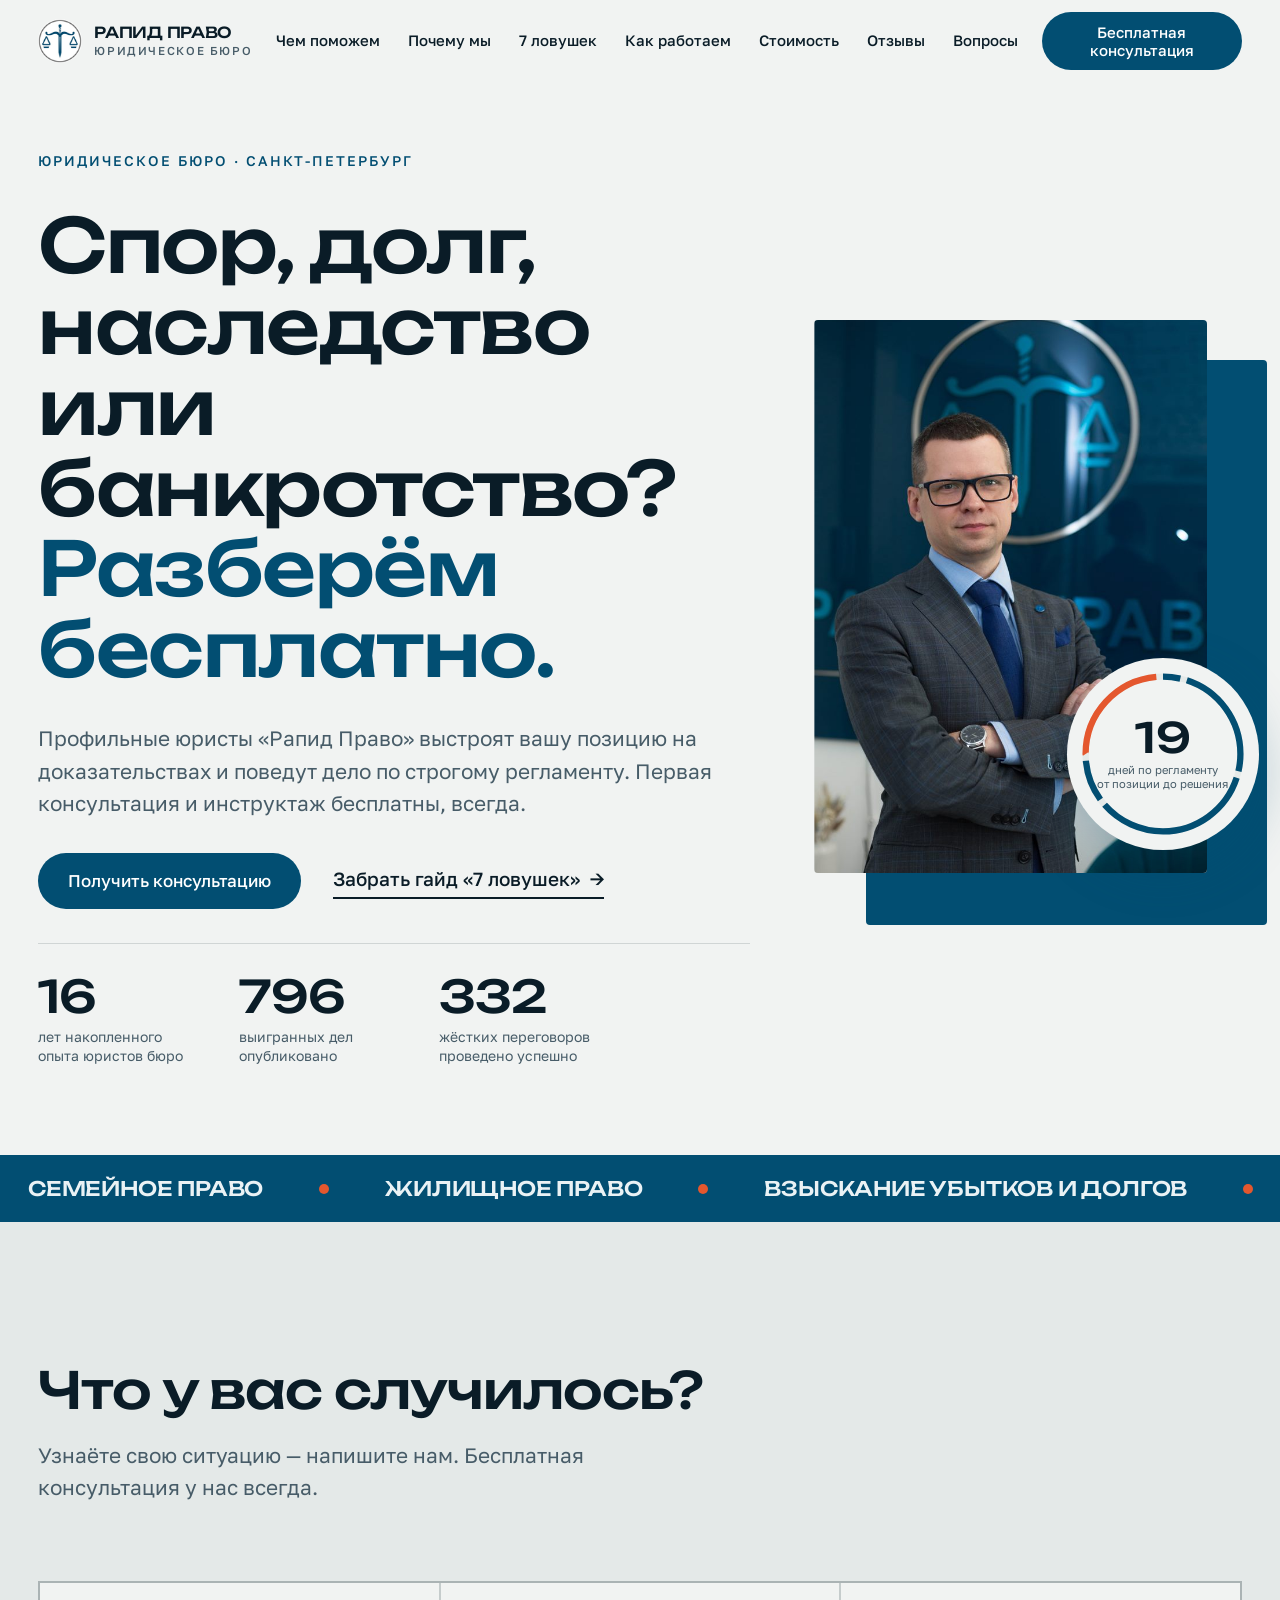
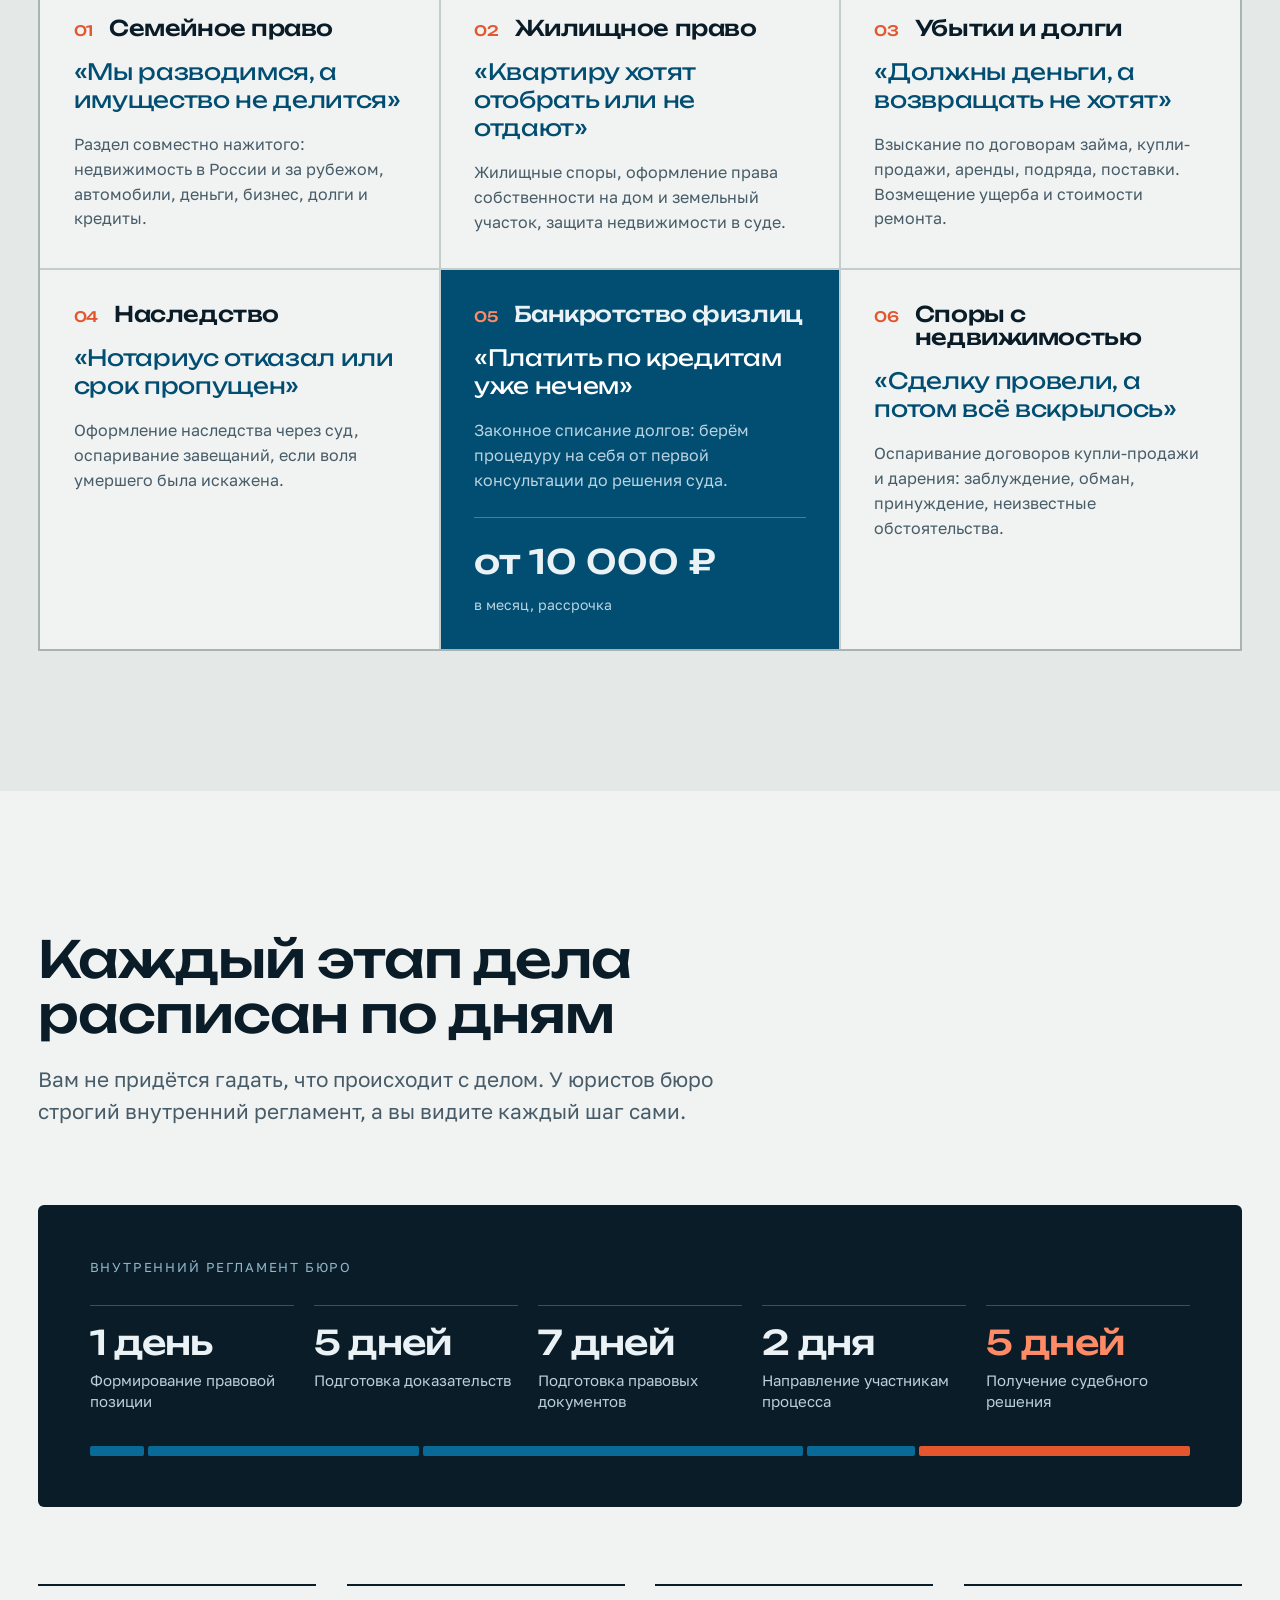
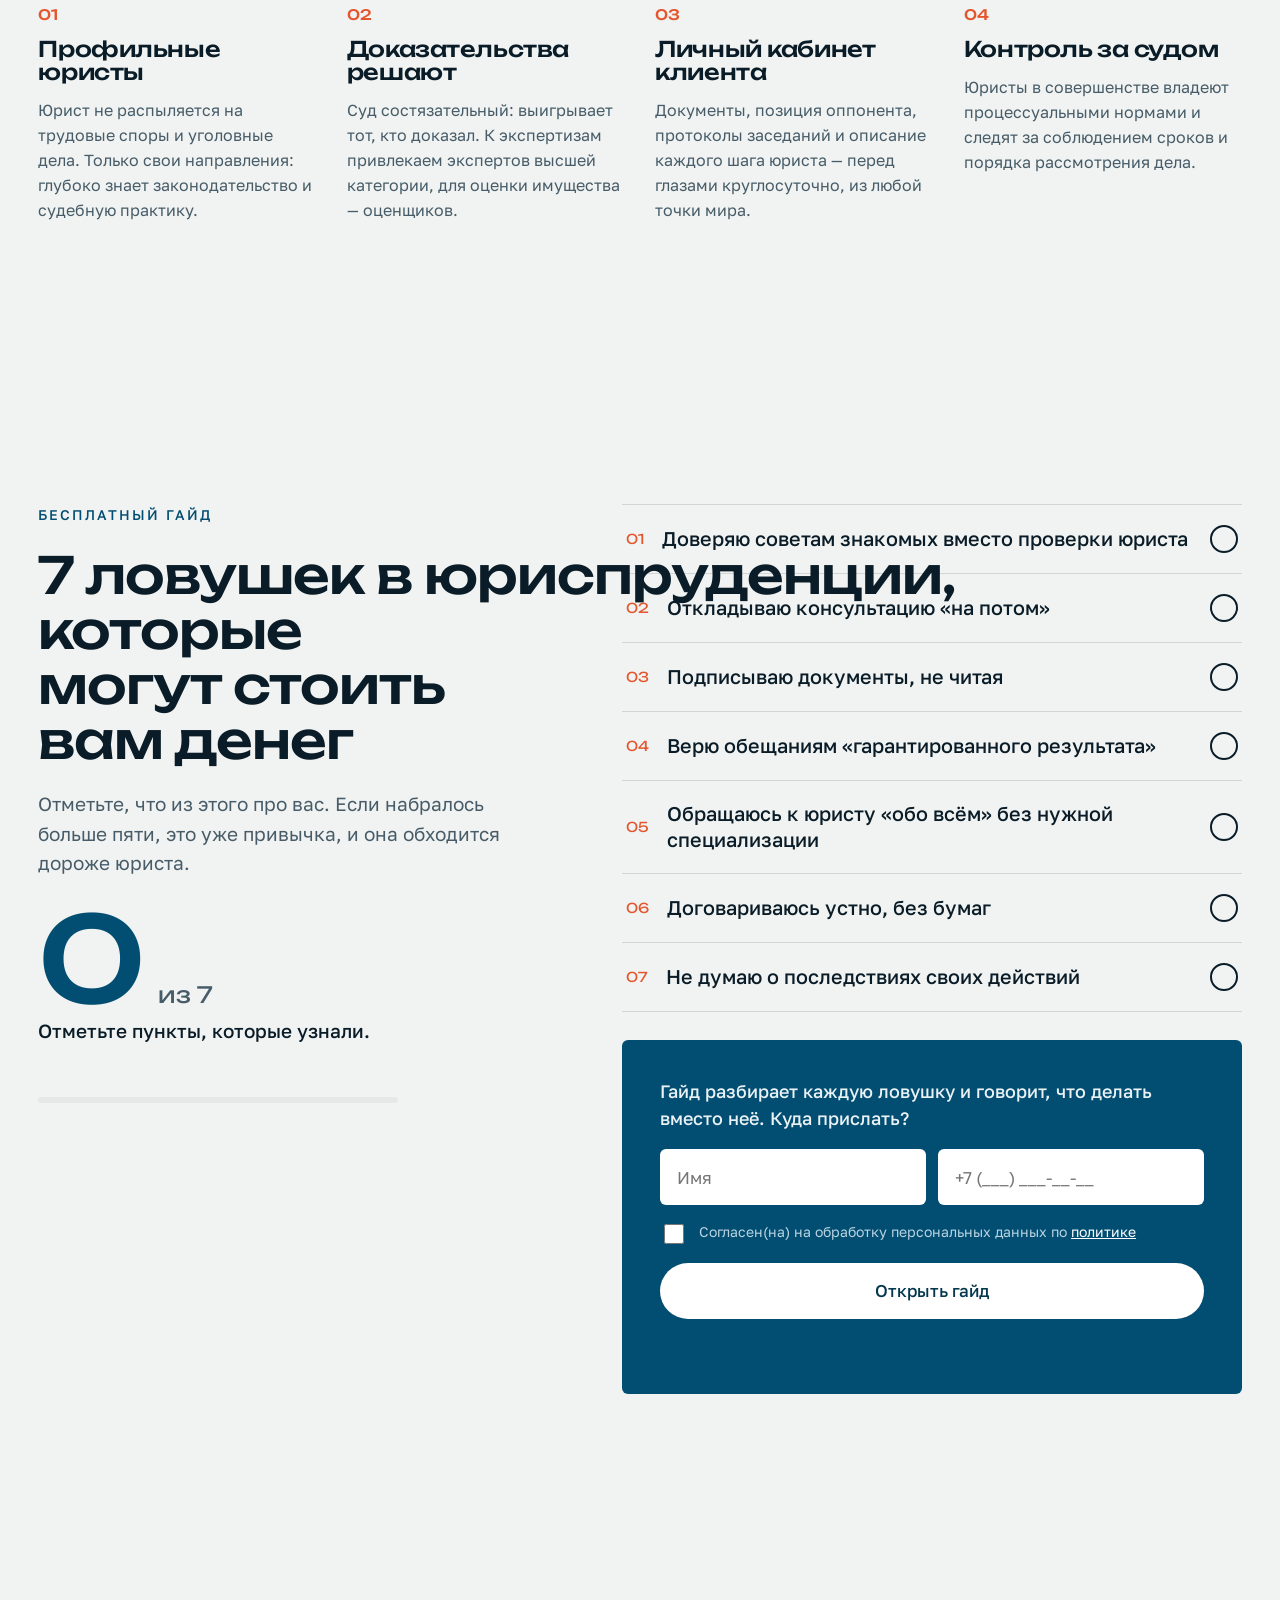
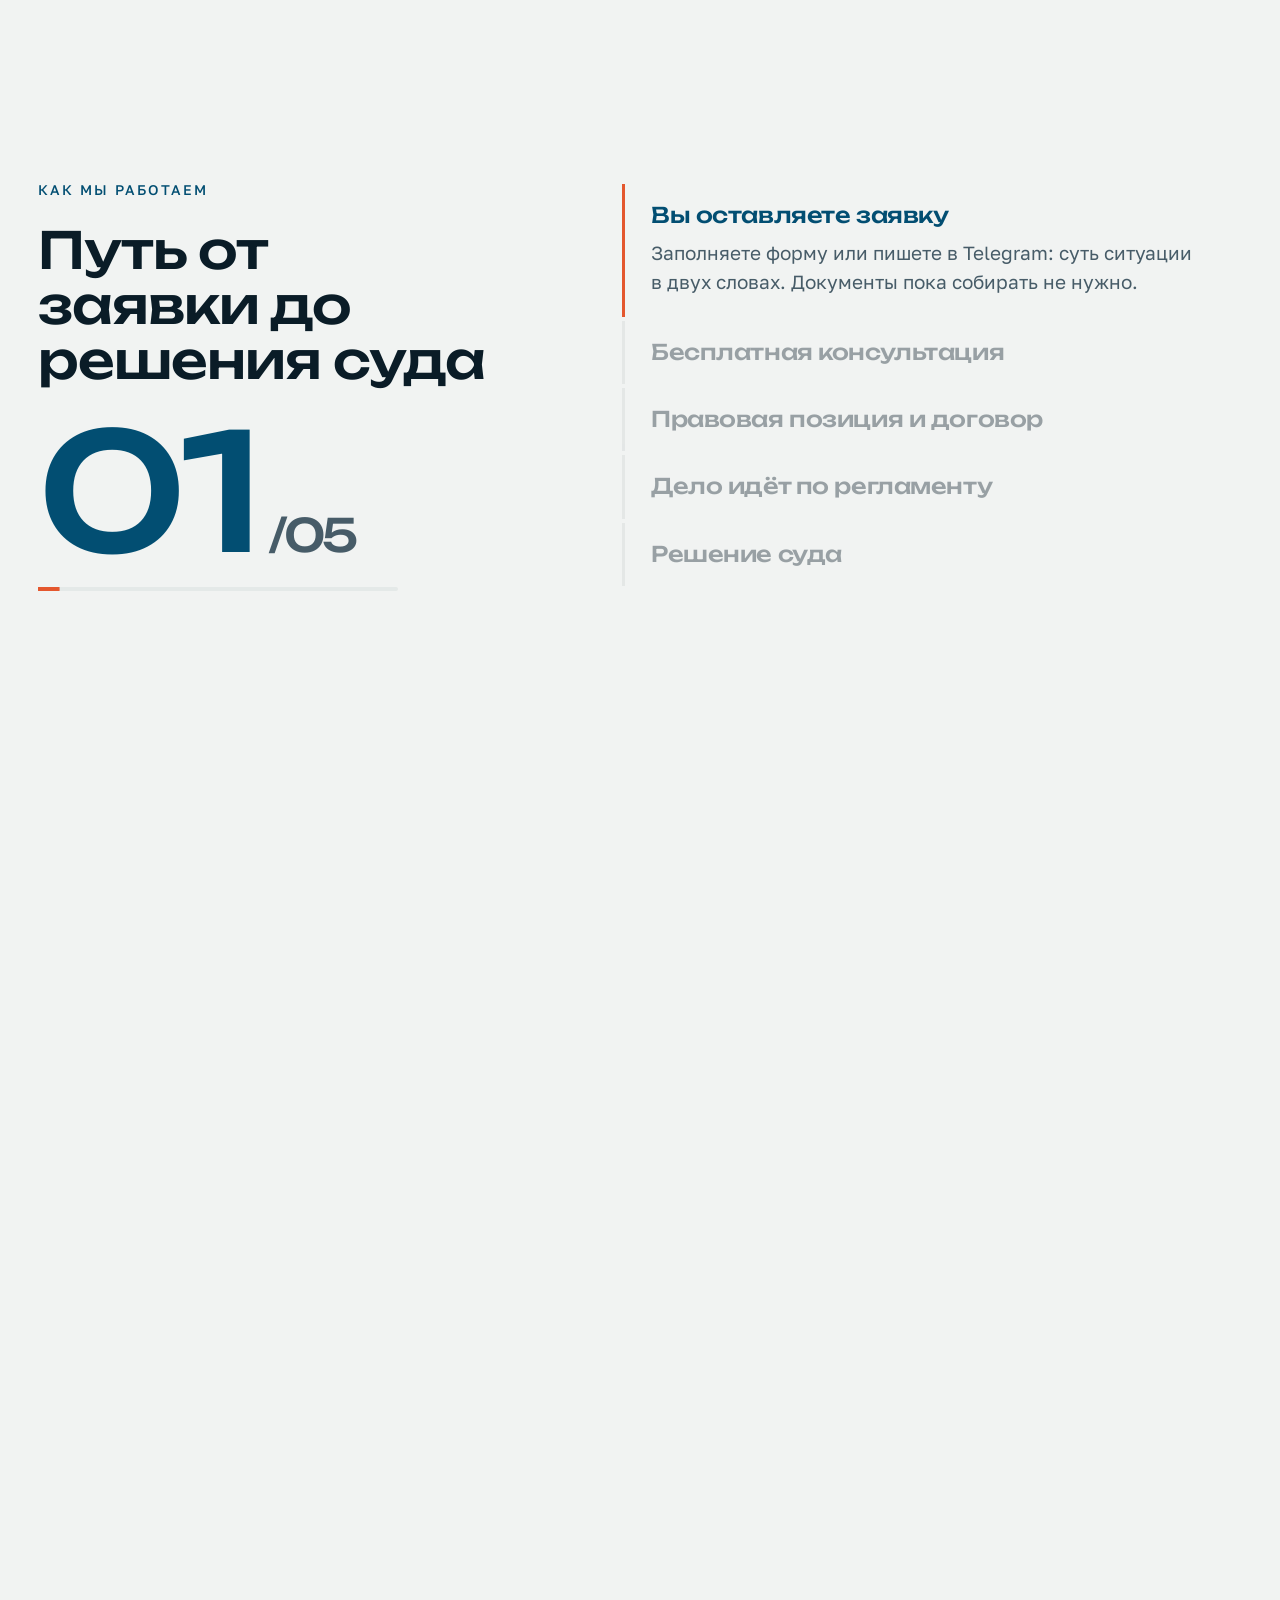
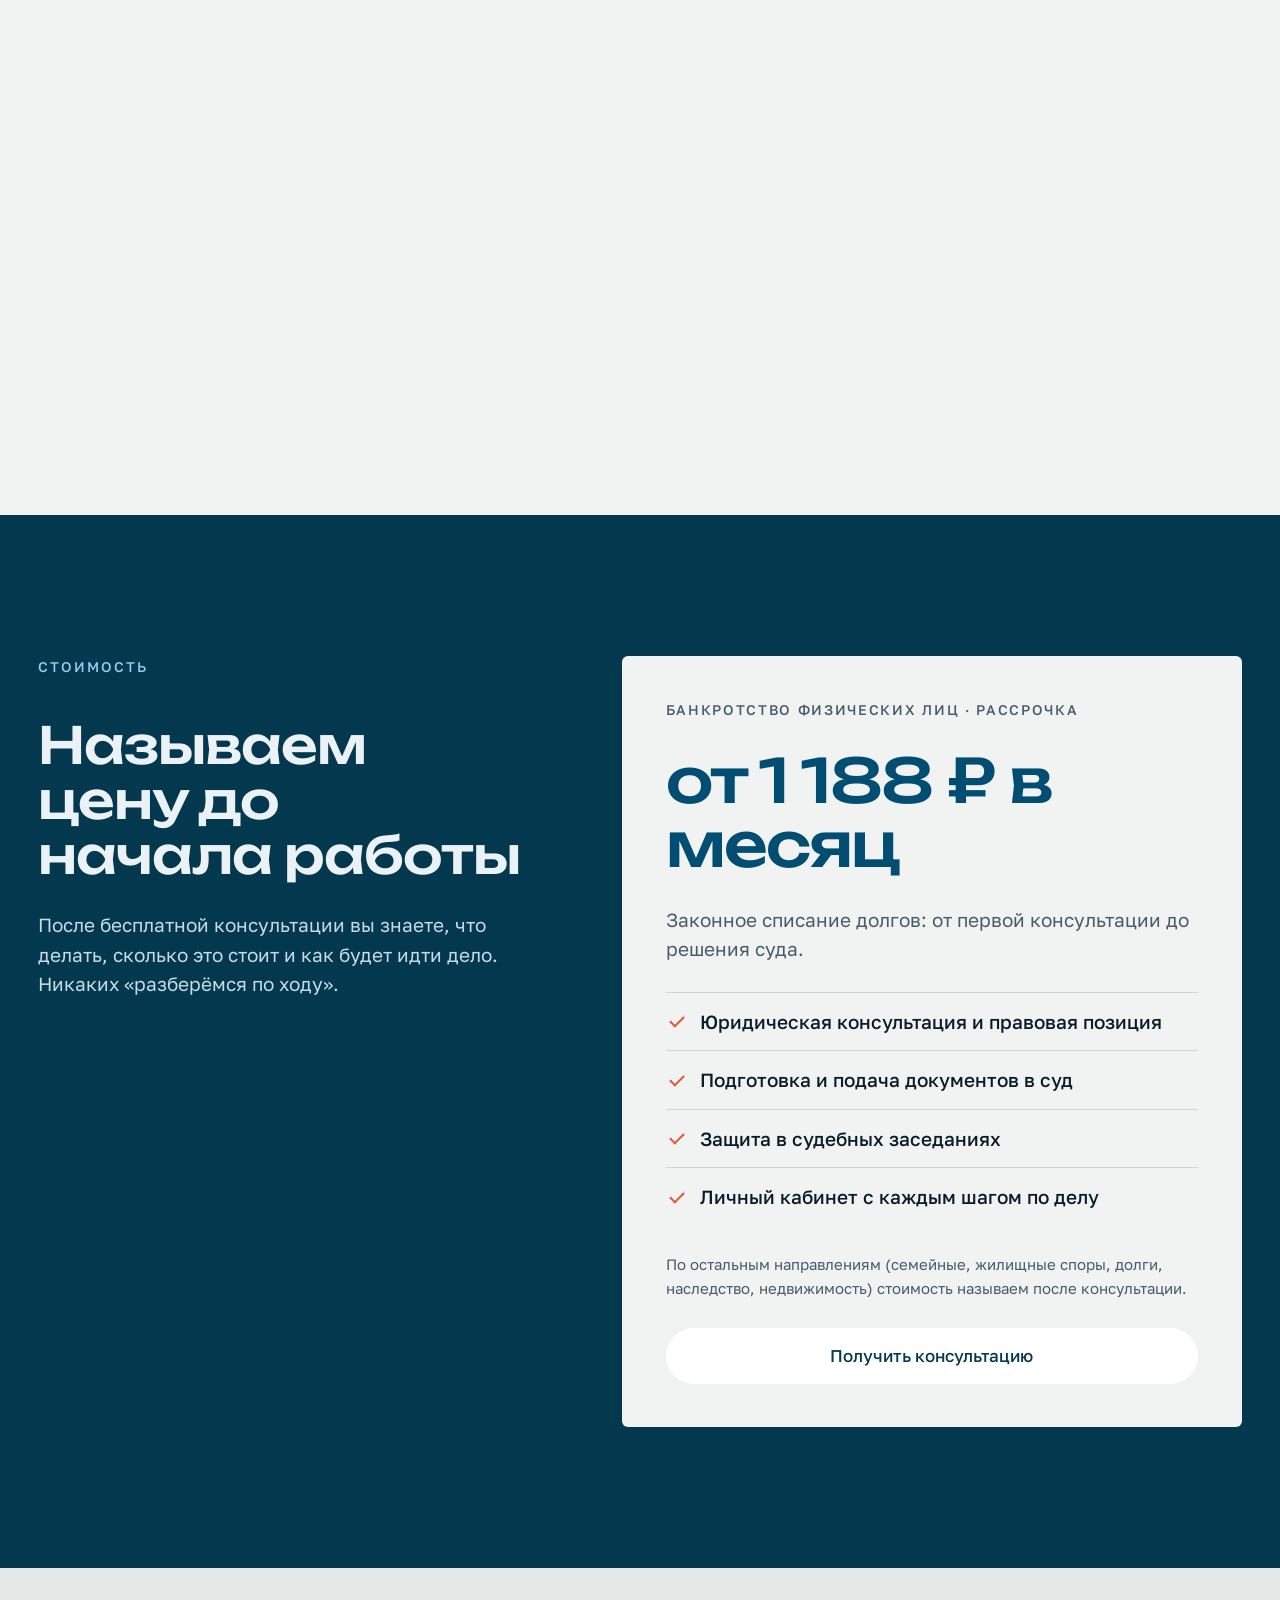
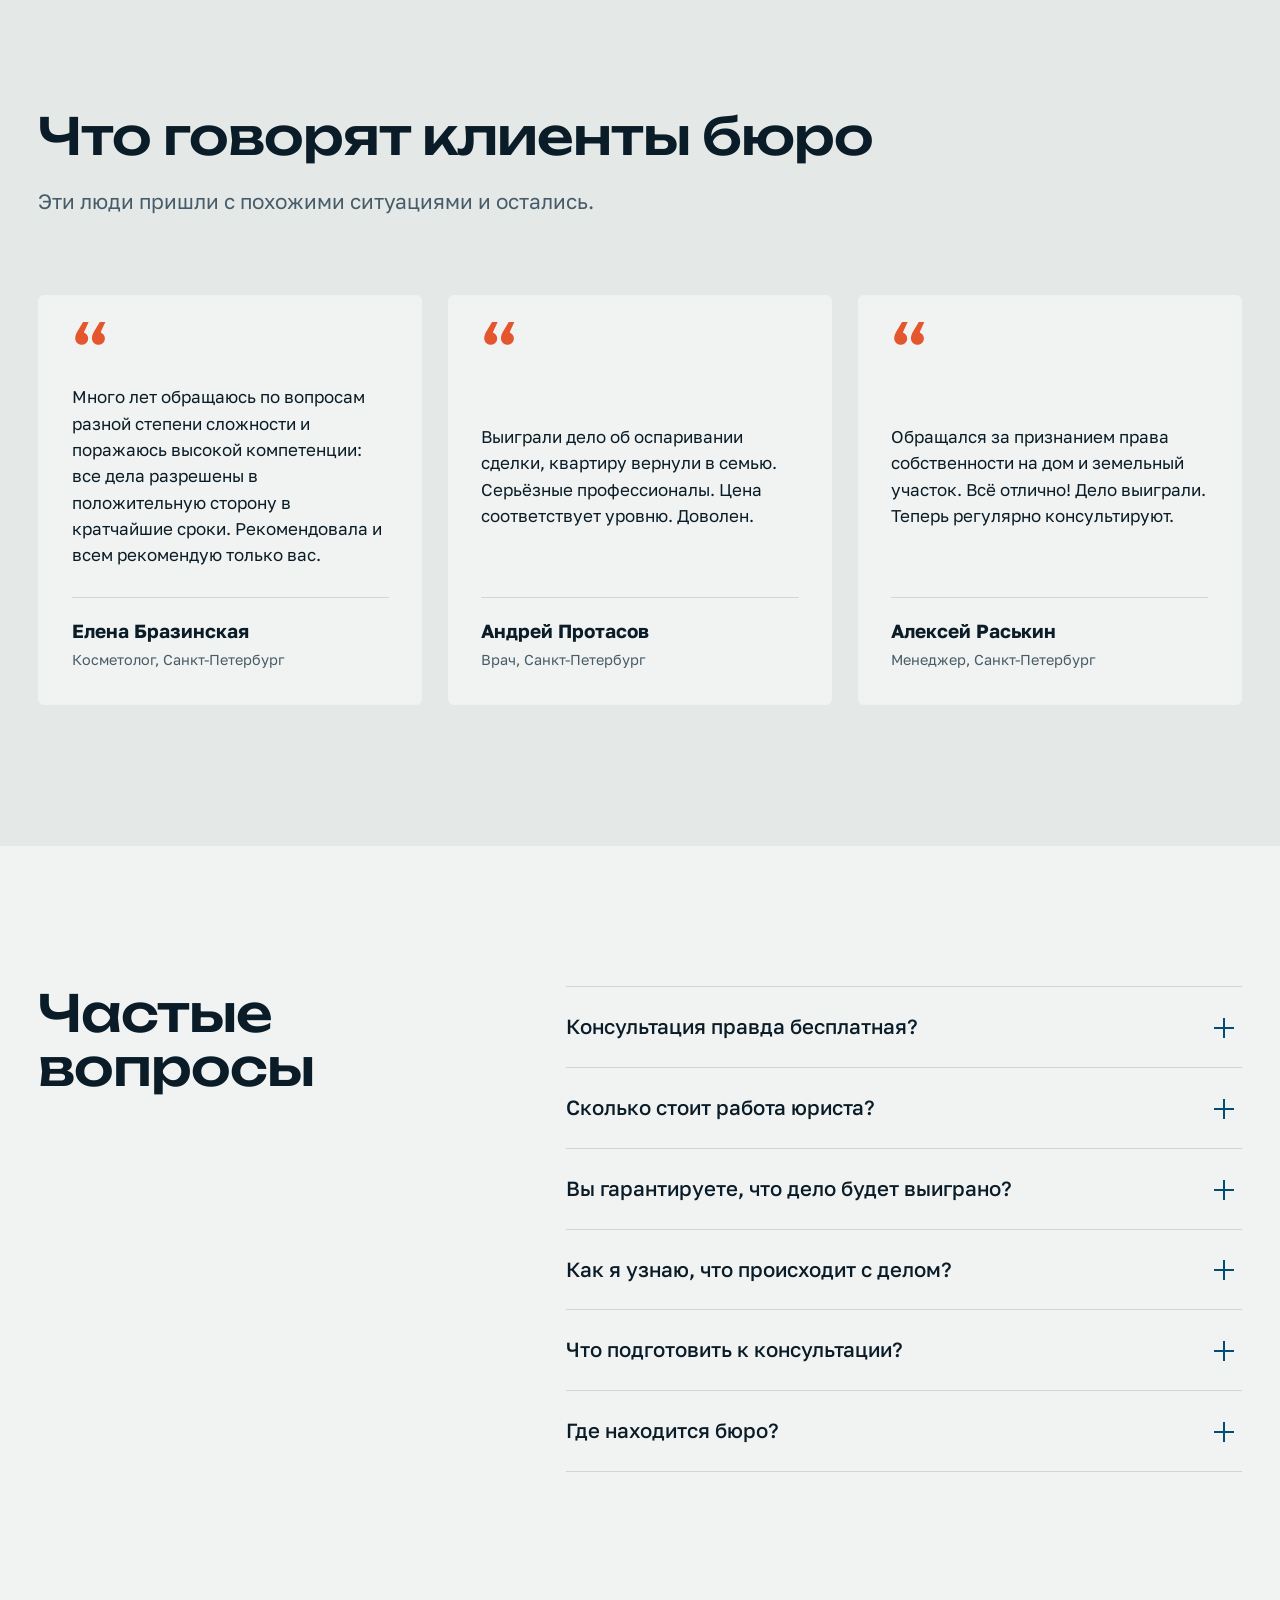
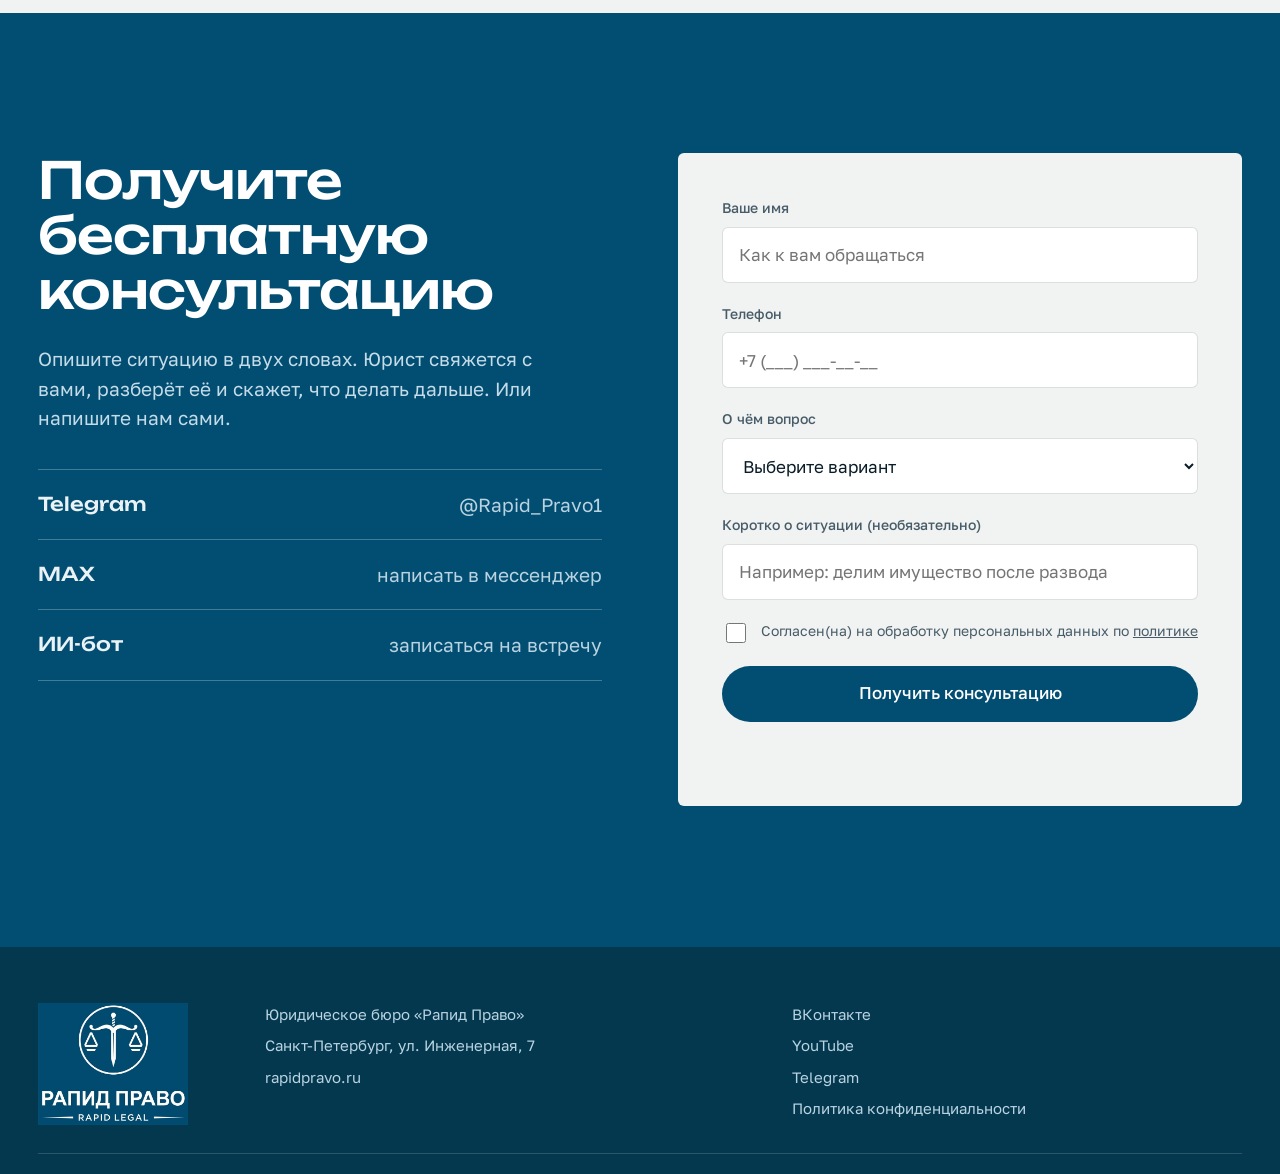
<file: index.html>
<!DOCTYPE html>
<html lang="ru">
<head>
<meta charset="UTF-8">
<meta name="viewport" content="width=device-width, initial-scale=1">
<title>Юридическое бюро «Рапид Право» — Санкт-Петербург</title>
<meta name="description" content="Семейные и жилищные споры, взыскание долгов и убытков, наследство, банкротство физлиц. 17 лет опыта, 837 выигранных дел. Первая консультация бесплатно. Санкт-Петербург, Инженерная 7.">
<meta property="og:title" content="Рапид Право — юридическое бюро в Санкт-Петербурге">
<meta property="og:description" content="Разберём вашу ситуацию бесплатно. Дело ведём по регламенту, каждый шаг виден в личном кабинете.">
<meta property="og:type" content="website">
<link rel="icon" href="favicon.png">
<link rel="preconnect" href="https://fonts.googleapis.com">
<link rel="preconnect" href="https://fonts.gstatic.com" crossorigin>
<link href="https://fonts.googleapis.com/css2?family=Golos+Text:wght@400;500;600&family=Unbounded:wght@400;500;600&display=swap" rel="stylesheet">
<link rel="stylesheet" href="styles.css">
<script>document.documentElement.classList.add('js');</script>
<script type="application/ld+json">
{"@context":"https://schema.org","@type":"LegalService","name":"Рапид Право","description":"Юридическое бюро: семейные и жилищные споры, взыскание убытков и долгов, наследство, банкротство физических лиц","address":{"@type":"PostalAddress","streetAddress":"ул. Инженерная, 7","addressLocality":"Санкт-Петербург","addressCountry":"RU"},"url":"https://rapidpravo.ru/"}
</script>
</head>
<body>
<div class="progress" id="progress" aria-hidden="true"></div>

<header class="header" id="header">
  <div class="header__inner">
    <a class="brand" href="#top" aria-label="Рапид Право — наверх">
      <img class="brand__mark" src="favicon.png" width="44" height="44" alt="">
      <span class="brand__name">Рапид Право<small>юридическое бюро</small></span>
    </a>
    <nav class="nav" id="menu" aria-label="Разделы">
      <a href="#cases">Чем поможем</a>
      <a href="#why">Почему мы</a>
      <a href="#traps">7 ловушек</a>
      <a href="#flow">Как работаем</a>
      <a href="#price">Стоимость</a>
      <a href="#reviews">Отзывы</a>
      <a href="#faq">Вопросы</a>
    </nav>
    <a class="btn btn--small magnetic" href="#contact"><span>Бесплатная консультация</span></a>
    <button class="burger" id="burger" type="button" aria-expanded="false" aria-controls="menu">Меню</button>
  </div>
</header>

<main id="top">

<!-- HERO -->
<section class="hero" aria-labelledby="h1">
  <div class="wrap hero__grid">
    <div class="hero__copy">
      <p class="kicker">Юридическое бюро · Санкт-Петербург</p>
      <h1 id="h1" class="hero__title">
        <span class="ln"><span>Спор, долг, наследство</span></span>
        <span class="ln"><span>или банкротство?</span></span>
        <span class="ln ln--acc"><span>Разберём бесплатно.</span></span>
      </h1>
      <p class="hero__lead">Профильные юристы «Рапид Право» выстроят вашу позицию на доказательствах и поведут дело по строгому регламенту. Первая консультация и инструктаж бесплатны, всегда.</p>
      <div class="hero__cta">
        <a class="btn magnetic" href="#contact"><span>Получить консультацию</span></a>
        <a class="link-arrow" href="#traps">Забрать гайд «7 ловушек» <i aria-hidden="true">→</i></a>
      </div>
      <dl class="hero__facts">
        <div><dt data-count="17">0</dt><dd>лет накопленного опыта юристов бюро</dd></div>
        <div><dt data-count="837">0</dt><dd>выигранных дел опубликовано</dd></div>
        <div><dt data-count="349">0</dt><dd>жёстких переговоров проведено успешно</dd></div>
      </dl>
    </div>

    <div class="hero__visual" aria-hidden="true">
      <div class="hero__block"></div>
      <figure class="hero__photo"><img src="img/partner.jpg" width="760" height="1140" alt="" fetchpriority="high"></figure>
      <div class="dial">
        <svg viewBox="0 0 200 200" class="dial__svg">
          <circle class="dial__track" cx="100" cy="100" r="86" pathLength="100"/>
          <circle class="dial__seg" data-seg="0" cx="100" cy="100" r="86" pathLength="100"/>
          <circle class="dial__seg" data-seg="1" cx="100" cy="100" r="86" pathLength="100"/>
          <circle class="dial__seg" data-seg="2" cx="100" cy="100" r="86" pathLength="100"/>
          <circle class="dial__seg" data-seg="3" cx="100" cy="100" r="86" pathLength="100"/>
          <circle class="dial__seg" data-seg="4" cx="100" cy="100" r="86" pathLength="100"/>
        </svg>
        <div class="dial__c"><b id="dialNum">0</b><span>дней по регламенту<br>от позиции до решения</span></div>
      </div>
    </div>
  </div>
</section>

<section class="ticker" aria-label="Направления бюро">
  <div class="ticker__track">
    <div class="ticker__row">
      <span>Семейное право</span><span>Жилищное право</span><span>Взыскание убытков и долгов</span><span>Наследственное право</span><span>Банкротство физлиц</span><span>Споры с недвижимостью</span>
    </div>
    <div class="ticker__row" aria-hidden="true">
      <span>Семейное право</span><span>Жилищное право</span><span>Взыскание убытков и долгов</span><span>Наследственное право</span><span>Банкротство физлиц</span><span>Споры с недвижимостью</span>
    </div>
  </div>
</section>

<!-- CASES -->
<section class="sec cases" id="cases" aria-labelledby="h-cases">
  <div class="wrap">
    <div class="sec__head">
      <h2 id="h-cases" class="reveal">Что у вас случилось?</h2>
      <p class="sec__note reveal">Узнаёте свою ситуацию — напишите нам. Бесплатная консультация у нас всегда.</p>
    </div>
    <div class="cases__grid">
      <article class="case reveal">
        <div class="case__top"><span class="case__n">01</span><h3>Семейное право</h3></div>
        <p class="case__say">«Мы разводимся, а имущество не делится»</p>
        <p class="case__what">Раздел совместно нажитого: недвижимость в России и за рубежом, автомобили, деньги, бизнес, долги и кредиты.</p>
      </article>
      <article class="case reveal">
        <div class="case__top"><span class="case__n">02</span><h3>Жилищное право</h3></div>
        <p class="case__say">«Квартиру хотят отобрать или не отдают»</p>
        <p class="case__what">Жилищные споры, оформление права собственности на дом и земельный участок, защита недвижимости в суде.</p>
      </article>
      <article class="case reveal">
        <div class="case__top"><span class="case__n">03</span><h3>Убытки и долги</h3></div>
        <p class="case__say">«Должны деньги, а возвращать не хотят»</p>
        <p class="case__what">Взыскание по договорам займа, купли-продажи, аренды, подряда, поставки. Возмещение ущерба и стоимости ремонта.</p>
      </article>
      <article class="case reveal">
        <div class="case__top"><span class="case__n">04</span><h3>Наследство</h3></div>
        <p class="case__say">«Нотариус отказал или срок пропущен»</p>
        <p class="case__what">Оформление наследства через суд, оспаривание завещаний, если воля умершего была искажена.</p>
      </article>
      <article class="case case--feat reveal">
        <div class="case__top"><span class="case__n">05</span><h3>Банкротство физлиц</h3></div>
        <p class="case__say">«Платить по кредитам уже нечем»</p>
        <p class="case__what">Законное списание долгов: берём процедуру на себя от первой консультации до решения суда.</p>
        <p class="case__price"><b>от 10 000 ₽</b><span>в месяц, рассрочка</span></p>
      </article>
      <article class="case reveal">
        <div class="case__top"><span class="case__n">06</span><h3>Споры с недвижимостью</h3></div>
        <p class="case__say">«Сделку провели, а потом всё вскрылось»</p>
        <p class="case__what">Оспаривание договоров купли-продажи и дарения: заблуждение, обман, принуждение, неизвестные обстоятельства.</p>
      </article>
    </div>
  </div>
</section>

<!-- WHY -->
<section class="sec why" id="why" aria-labelledby="h-why">
  <div class="wrap">
    <div class="sec__head">
      <h2 id="h-why" class="reveal">Каждый этап дела расписан по дням</h2>
      <p class="sec__note reveal">Вам не придётся гадать, что происходит с делом. У юристов бюро строгий внутренний регламент, а вы видите каждый шаг сами.</p>
    </div>

    <div class="regl reveal" id="regl">
      <p class="regl__label">Внутренний регламент бюро</p>
      <ol class="regl__list">
        <li style="--d:1"><b>1 день</b><span>Формирование правовой позиции</span></li>
        <li style="--d:5"><b>5 дней</b><span>Подготовка доказательств</span></li>
        <li style="--d:7"><b>7 дней</b><span>Подготовка правовых документов</span></li>
        <li style="--d:2"><b>2 дня</b><span>Направление участникам процесса</span></li>
        <li style="--d:5"><b>5 дней</b><span>Получение судебного решения</span></li>
      </ol>
      <div class="regl__bar" aria-hidden="true"><i></i><i></i><i></i><i></i><i></i></div>
    </div>

    <div class="pillars">
      <article class="pillar reveal">
        <span class="pillar__n">01</span>
        <h3>Профильные юристы</h3>
        <p>Юрист не распыляется на трудовые споры и уголовные дела. Только свои направления: глубоко знает законодательство и судебную практику.</p>
      </article>
      <article class="pillar reveal">
        <span class="pillar__n">02</span>
        <h3>Доказательства решают</h3>
        <p>Суд состязательный: выигрывает тот, кто доказал. К экспертизам привлекаем экспертов высшей категории, для оценки имущества — оценщиков.</p>
      </article>
      <article class="pillar reveal">
        <span class="pillar__n">03</span>
        <h3>Личный кабинет клиента</h3>
        <p>Документы, позиция оппонента, протоколы заседаний и описание каждого шага юриста — перед глазами круглосуточно, из любой точки мира.</p>
      </article>
      <article class="pillar reveal">
        <span class="pillar__n">04</span>
        <h3>Контроль за судом</h3>
        <p>Юристы в совершенстве владеют процессуальными нормами и следят за соблюдением сроков и порядка рассмотрения дела.</p>
      </article>
    </div>
  </div>
</section>

<!-- LEAD MAGNET -->
<section class="traps" id="traps" aria-labelledby="h-traps">
  <div class="wrap traps__grid">
    <div class="traps__copy">
      <p class="kicker">Бесплатный гайд</p>
      <h2 id="h-traps">7 ловушек в юриспруденции, которые могут стоить вам денег</h2>
      <p class="traps__txt">Отметьте, что из этого про вас. Если набралось больше пяти, это уже привычка, и она обходится дороже юриста.</p>
      <div class="traps__score" aria-live="polite">
        <b id="trapN">0</b><span>из 7</span>
        <p id="trapMsg">Отметьте пункты, которые узнали.</p>
      </div>
      <div class="traps__meter" aria-hidden="true"><i id="trapBar"></i></div>
    </div>
    <div class="traps__right">
      <ul class="traplist" id="trapList">
        <li><label><input type="checkbox"><span class="traplist__n">01</span><span class="traplist__t">Доверяю советам знакомых вместо проверки юриста</span></label></li>
        <li><label><input type="checkbox"><span class="traplist__n">02</span><span class="traplist__t">Откладываю консультацию «на потом»</span></label></li>
        <li><label><input type="checkbox"><span class="traplist__n">03</span><span class="traplist__t">Подписываю документы, не читая</span></label></li>
        <li><label><input type="checkbox"><span class="traplist__n">04</span><span class="traplist__t">Верю обещаниям «гарантированного результата»</span></label></li>
        <li><label><input type="checkbox"><span class="traplist__n">05</span><span class="traplist__t">Обращаюсь к юристу «обо всём» без нужной специализации</span></label></li>
        <li><label><input type="checkbox"><span class="traplist__n">06</span><span class="traplist__t">Договариваюсь устно, без бумаг</span></label></li>
        <li><label><input type="checkbox"><span class="traplist__n">07</span><span class="traplist__t">Не думаю о последствиях своих действий</span></label></li>
      </ul>
      <form class="magnet" id="magnetForm" novalidate>
        <p class="magnet__t">Гайд разбирает каждую ловушку и говорит, что делать вместо неё. Куда прислать?</p>
        <div class="magnet__row">
          <input type="text" name="name" placeholder="Имя" autocomplete="name" aria-label="Имя" required>
          <input type="tel" name="phone" placeholder="+7 (___) ___-__-__" autocomplete="tel" aria-label="Телефон" required>
        </div>
        <input type="text" name="_gotcha" style="display:none" tabindex="-1" autocomplete="off">
        <label class="check"><input type="checkbox" name="agree"><span>Согласен(на) на обработку персональных данных по <a href="privacy.html" target="_blank">политике</a></span></label>
        <button class="btn btn--wide magnetic" type="submit"><span>Открыть гайд</span></button>
        <p class="form__msg" id="magnetMsg" role="status" aria-live="polite"></p>
        <a class="magnet__open" id="magnetOpen" href="guide.html" hidden>Читать гайд →</a>
      </form>
    </div>
  </div>
</section>

<!-- FLOW (pinned) -->
<section class="flow" id="flow" aria-labelledby="h-flow">
  <div class="flow__pin">
    <div class="wrap flow__grid">
      <div class="flow__left">
        <p class="kicker">Как мы работаем</p>
        <h2 id="h-flow">Путь от заявки до решения суда</h2>
        <div class="flow__big" aria-hidden="true"><span id="flowNum">01</span><i>/05</i></div>
        <div class="flow__line" aria-hidden="true"><i id="flowFill"></i></div>
      </div>
      <ol class="flow__steps" id="flowSteps">
        <li class="fstep is-on">
          <h3>Вы оставляете заявку</h3>
          <p><span>Заполняете форму или пишете в Telegram: суть ситуации в двух словах. Документы пока собирать не нужно.</span></p>
        </li>
        <li class="fstep">
          <h3>Бесплатная консультация</h3>
          <p><span>Юрист разбирает ситуацию и честно говорит, какие у дела перспективы и что нужно сделать в первую очередь.</span></p>
        </li>
        <li class="fstep">
          <h3>Правовая позиция и договор</h3>
          <p><span>Формируем позицию (по регламенту это один день) и фиксируем условия работы письменно.</span></p>
        </li>
        <li class="fstep">
          <h3>Дело идёт по регламенту</h3>
          <p><span>Доказательства, документы, суд. Вы следите за каждым действием юриста в личном кабинете и не звоните с вопросом «как там дела».</span></p>
        </li>
        <li class="fstep">
          <h3>Решение суда</h3>
          <p><span>Получаем решение, при необходимости взыскиваем судебные расходы и исполняем решение.</span></p>
        </li>
      </ol>
    </div>
  </div>
</section>

<!-- PRICE -->
<section class="sec income" id="price" aria-labelledby="h-price">
  <div class="wrap income__grid">
    <div class="income__copy">
      <p class="kicker">Стоимость</p>
      <h2 id="h-price">Называем цену до начала работы</h2>
      <p class="income__txt">После бесплатной консультации вы знаете, что делать, сколько это стоит и как будет идти дело. Никаких «разберёмся по ходу».</p>
    </div>
    <div class="calc">
      <p class="priceblock__l">Банкротство физических лиц · рассрочка</p>
      <b class="priceblock__n" data-count="10000" data-pre="от " data-sfx=" ₽ в месяц">от 0 ₽ в месяц</b>
      <p class="priceblock__d">Законное списание долгов: от первой консультации до решения суда.</p>
      <ul class="priceblock__list">
        <li>Юридическая консультация и правовая позиция</li>
        <li>Подготовка и подача документов в суд</li>
        <li>Защита в судебных заседаниях</li>
        <li>Личный кабинет с каждым шагом по делу</li>
      </ul>
      <p class="priceblock__f">По остальным направлениям (семейные, жилищные споры, долги, наследство, недвижимость) стоимость называем после консультации.</p>
      <a class="btn btn--light magnetic" href="#contact"><span>Получить консультацию</span></a>
    </div>
  </div>
</section>

<!-- REVIEWS -->
<section class="sec reviews" id="reviews" aria-labelledby="h-rev">
  <div class="wrap">
    <div class="sec__head">
      <h2 id="h-rev" class="reveal">Что говорят клиенты бюро</h2>
      <p class="sec__note reveal">Эти люди пришли с похожими ситуациями и остались.</p>
    </div>
    <div class="reviews__grid">
      <blockquote class="rev reveal">
        <p>Много лет обращаюсь по вопросам разной степени сложности и поражаюсь высокой компетенции: все дела разрешены в положительную сторону в кратчайшие сроки. Рекомендовала и всем рекомендую только вас.</p>
        <footer><b>Елена Бразинская</b><span>Косметолог, Санкт-Петербург</span></footer>
      </blockquote>
      <blockquote class="rev reveal">
        <p>Выиграли дело об оспаривании сделки, квартиру вернули в семью. Серьёзные профессионалы. Цена соответствует уровню. Доволен.</p>
        <footer><b>Андрей Протасов</b><span>Врач, Санкт-Петербург</span></footer>
      </blockquote>
      <blockquote class="rev reveal">
        <p>Обращался за признанием права собственности на дом и земельный участок. Всё отлично! Дело выиграли. Теперь регулярно консультируют.</p>
        <footer><b>Алексей Раськин</b><span>Менеджер, Санкт-Петербург</span></footer>
      </blockquote>
    </div>
  </div>
</section>

<!-- FAQ -->
<section class="sec faq" id="faq" aria-labelledby="h-faq">
  <div class="wrap faq__grid">
    <h2 id="h-faq" class="reveal">Частые вопросы</h2>
    <div class="faq__list">
      <details class="reveal"><summary>Консультация правда бесплатная?</summary><div class="ans"><p>Да. Консультация и инструктаж бесплатны, всегда. Вы узнаёте, какие шаги нужны и какие у дела перспективы, без обязательств продолжать работу с нами.</p></div></details>
      <details class="reveal"><summary>Сколько стоит работа юриста?</summary><div class="ans"><p>Банкротство физического лица — по рассрочке от 10 000 ₽ в месяц. По остальным направлениям стоимость зависит от дела, мы называем её после консультации и до начала работы.</p></div></details>
      <details class="reveal"><summary>Вы гарантируете, что дело будет выиграно?</summary><div class="ans"><p>Честные юристы не обещают исход заранее. Мы строим позицию на доказательствах, работаем по регламенту и контролируем соблюдение процессуальных сроков.</p></div></details>
      <details class="reveal"><summary>Как я узнаю, что происходит с делом?</summary><div class="ans"><p>У каждого клиента есть личный кабинет: документы, позиция оппонента, протоколы заседаний и описание каждого действия юриста. Он доступен круглосуточно из любой точки мира.</p></div></details>
      <details class="reveal"><summary>Что подготовить к консультации?</summary><div class="ans"><p>Достаточно коротко описать ситуацию. Если есть договоры, расписки, переписка или решения суда, возьмите их с собой или пришлите: так разбор будет точнее.</p></div></details>
      <details class="reveal"><summary>Где находится бюро?</summary><div class="ans"><p>Санкт-Петербург, ул. Инженерная, 7, рядом со станцией метро «Гостиный двор». Работу с клиентами из других городов уточняйте на консультации.</p></div></details>
    </div>
  </div>
</section>

<!-- CONTACT -->
<section class="contact" id="contact" aria-labelledby="h-contact">
  <div class="wrap contact__grid">
    <div class="contact__copy">
      <h2 id="h-contact">Получите бесплатную консультацию</h2>
      <p>Опишите ситуацию в двух словах. Юрист свяжется с вами, разберёт её и скажет, что делать дальше. Или напишите нам сами.</p>
      <ul class="contact__links">
        <li><a href="https://t.me/Rapid_Pravo1" target="_blank" rel="noopener"><b>Telegram</b><span>@Rapid_Pravo1</span></a></li>
        <li><a href="https://max.ru/u/f9LHodD0cOKxPAciNHpOmM4OJd4pjcLv3Fg7uhiB1IcqzsNbcvsRrmbku6U" target="_blank" rel="noopener"><b>MAX</b><span>написать в мессенджер</span></a></li>
        <li><a href="https://t.me/Rapid_pravo_bot" target="_blank" rel="noopener"><b>ИИ-бот</b><span>записаться на встречу</span></a></li>
      </ul>
    </div>
    <form class="form" id="leadForm" novalidate>
      <label class="fld"><span>Ваше имя</span><input type="text" name="name" autocomplete="name" placeholder="Как к вам обращаться" required></label>
      <label class="fld"><span>Телефон</span><input type="tel" name="phone" autocomplete="tel" placeholder="+7 (___) ___-__-__" required></label>
      <label class="fld"><span>О чём вопрос</span>
        <select name="topic">
          <option value="">Выберите вариант</option>
          <option>Семейное право</option>
          <option>Жилищное право</option>
          <option>Взыскание убытков и долгов</option>
          <option>Наследство</option>
          <option>Банкротство физлиц</option>
          <option>Споры с недвижимостью</option>
          <option>Другое</option>
        </select>
      </label>
      <label class="fld"><span>Коротко о ситуации (необязательно)</span><input type="text" name="comment" placeholder="Например: делим имущество после развода"></label>
      <input type="text" name="_gotcha" style="display:none" tabindex="-1" autocomplete="off">
      <label class="check"><input type="checkbox" name="agree" required><span>Согласен(на) на обработку персональных данных по <a href="privacy.html" target="_blank">политике</a></span></label>
      <button class="btn btn--wide magnetic" type="submit"><span>Получить консультацию</span></button>
      <p class="form__msg" id="formMsg" role="status" aria-live="polite"></p>
    </form>
  </div>
</section>

</main>

<footer class="footer">
  <div class="wrap footer__inner">
    <img class="footer__logo" src="img/logo-dark.jpg" width="200" height="167" alt="Рапид Право — Rapid Legal" loading="lazy">
    <div class="footer__col">
      <p>Юридическое бюро «Рапид Право»</p>
      <p>Санкт-Петербург, ул. Инженерная, 7</p>
      <p><a href="https://rapidpravo.ru/" target="_blank" rel="noopener">rapidpravo.ru</a></p>
    </div>
    <div class="footer__col">
      <a href="https://vk.ru/rapid_pravo_by_molodkin" target="_blank" rel="noopener">ВКонтакте</a>
      <a href="https://www.youtube.com/channel/UC2T_mHYxllIU6vIOiIsOEsA" target="_blank" rel="noopener">YouTube</a>
      <a href="https://t.me/Rapid_Pravo1" target="_blank" rel="noopener">Telegram</a>
      <a href="privacy.html">Политика конфиденциальности</a>
    </div>
    <p class="footer__copy">© <span id="year">2026</span> «Рапид Право». Информация на сайте не является публичной офертой.</p>
  </div>
</footer>

<script src="script.js"></script>
</body>
</html>
</file>
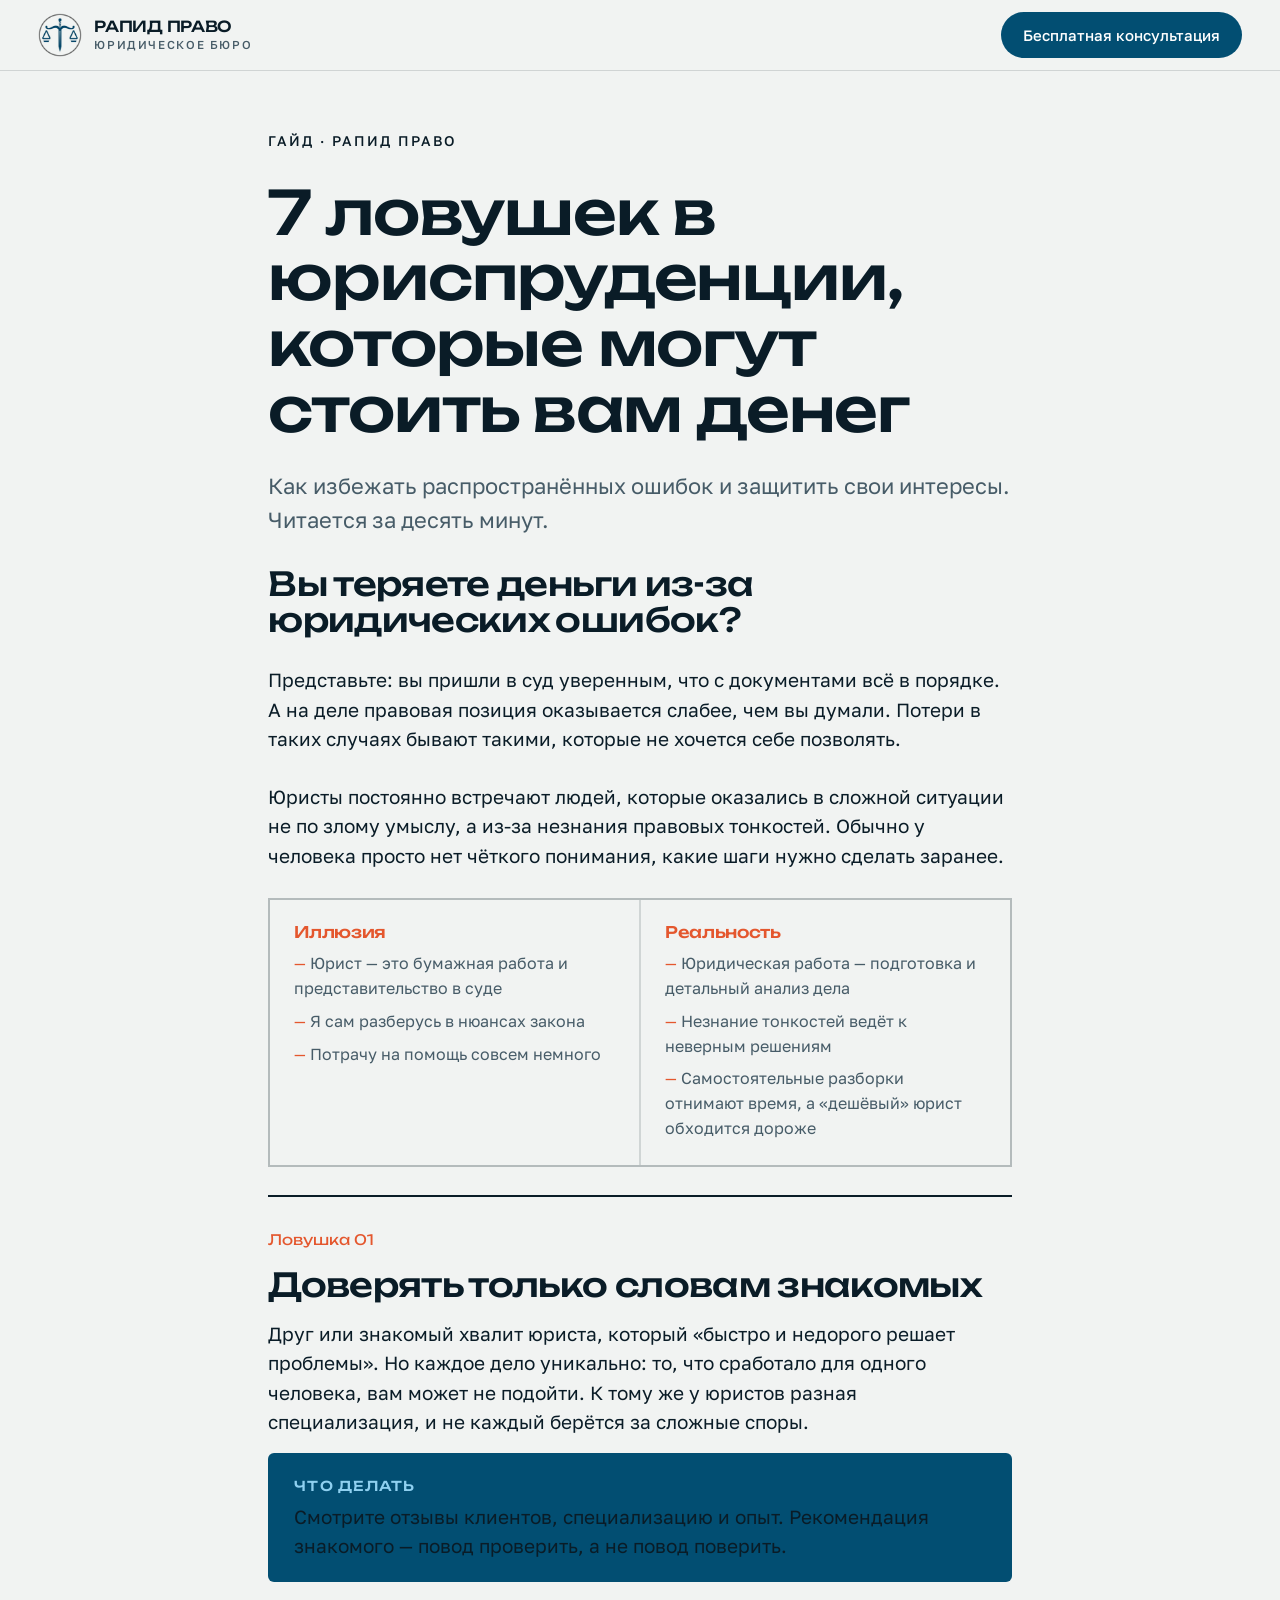
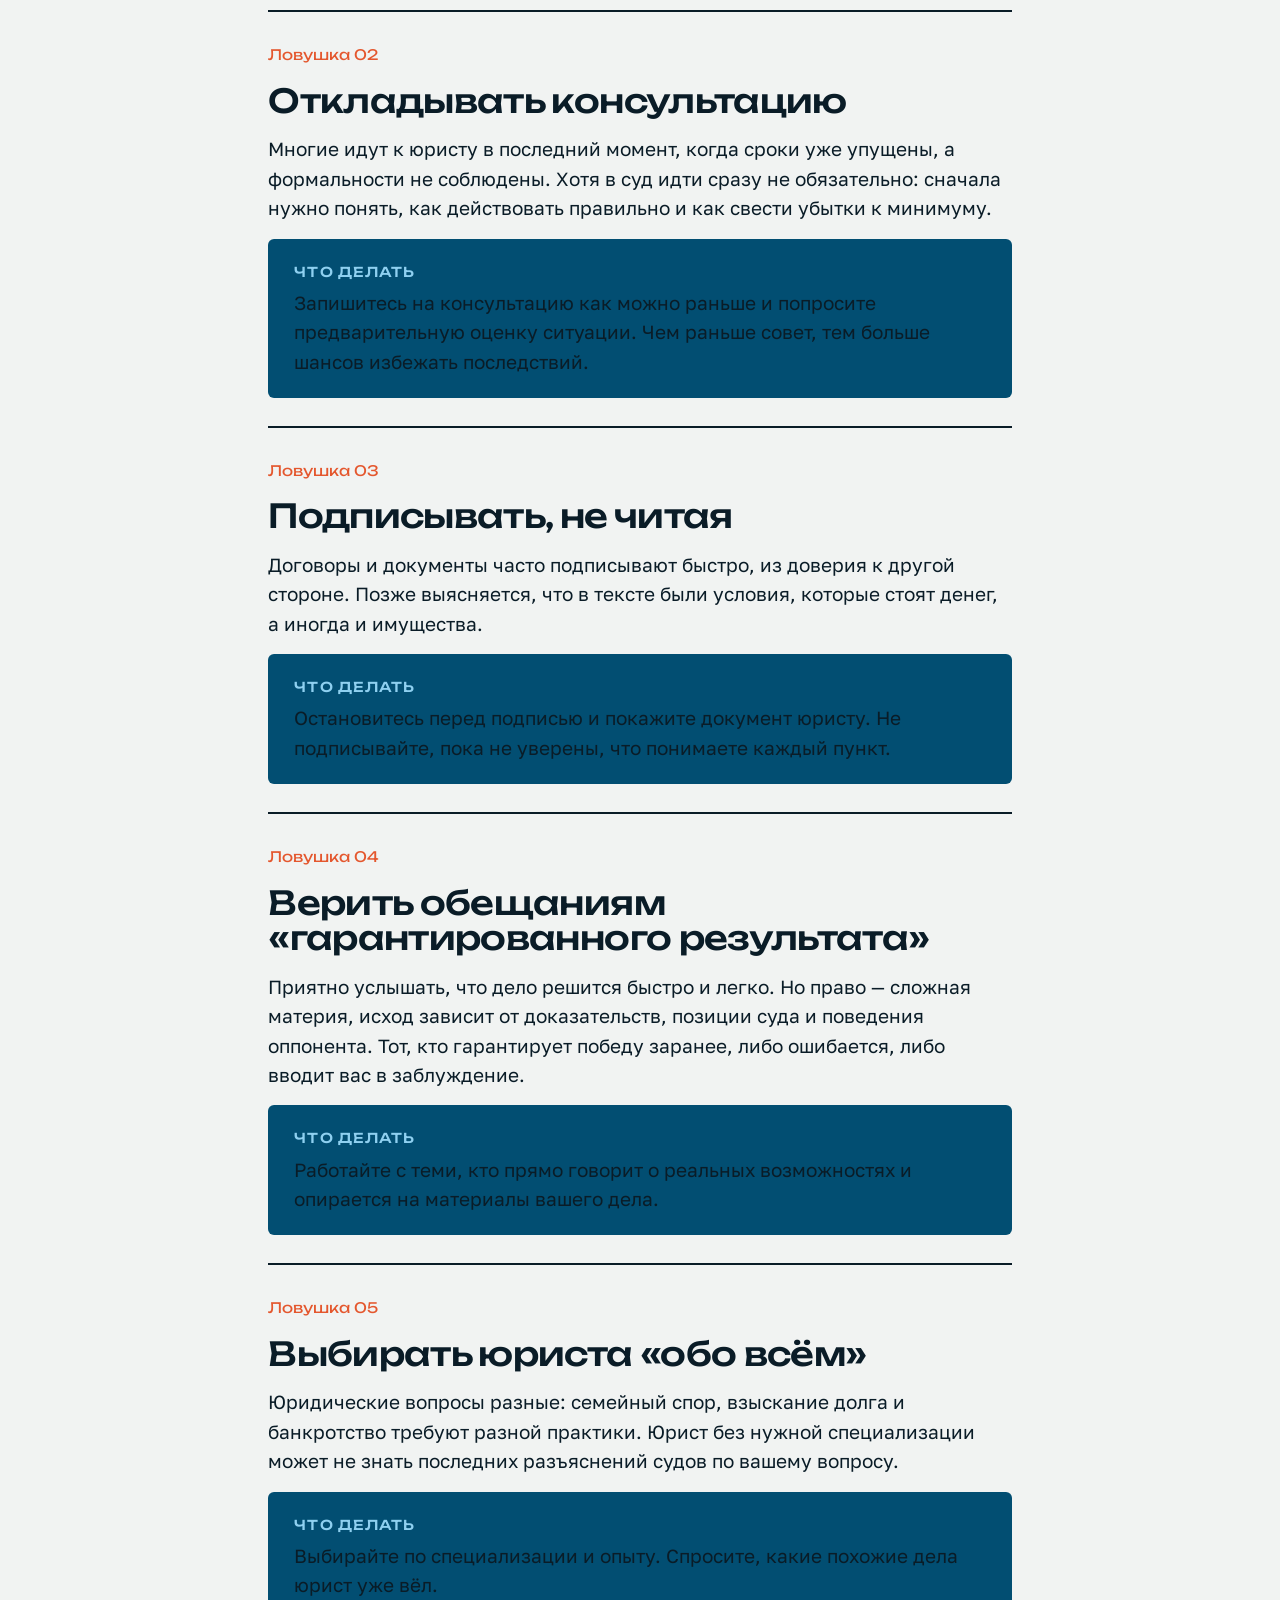
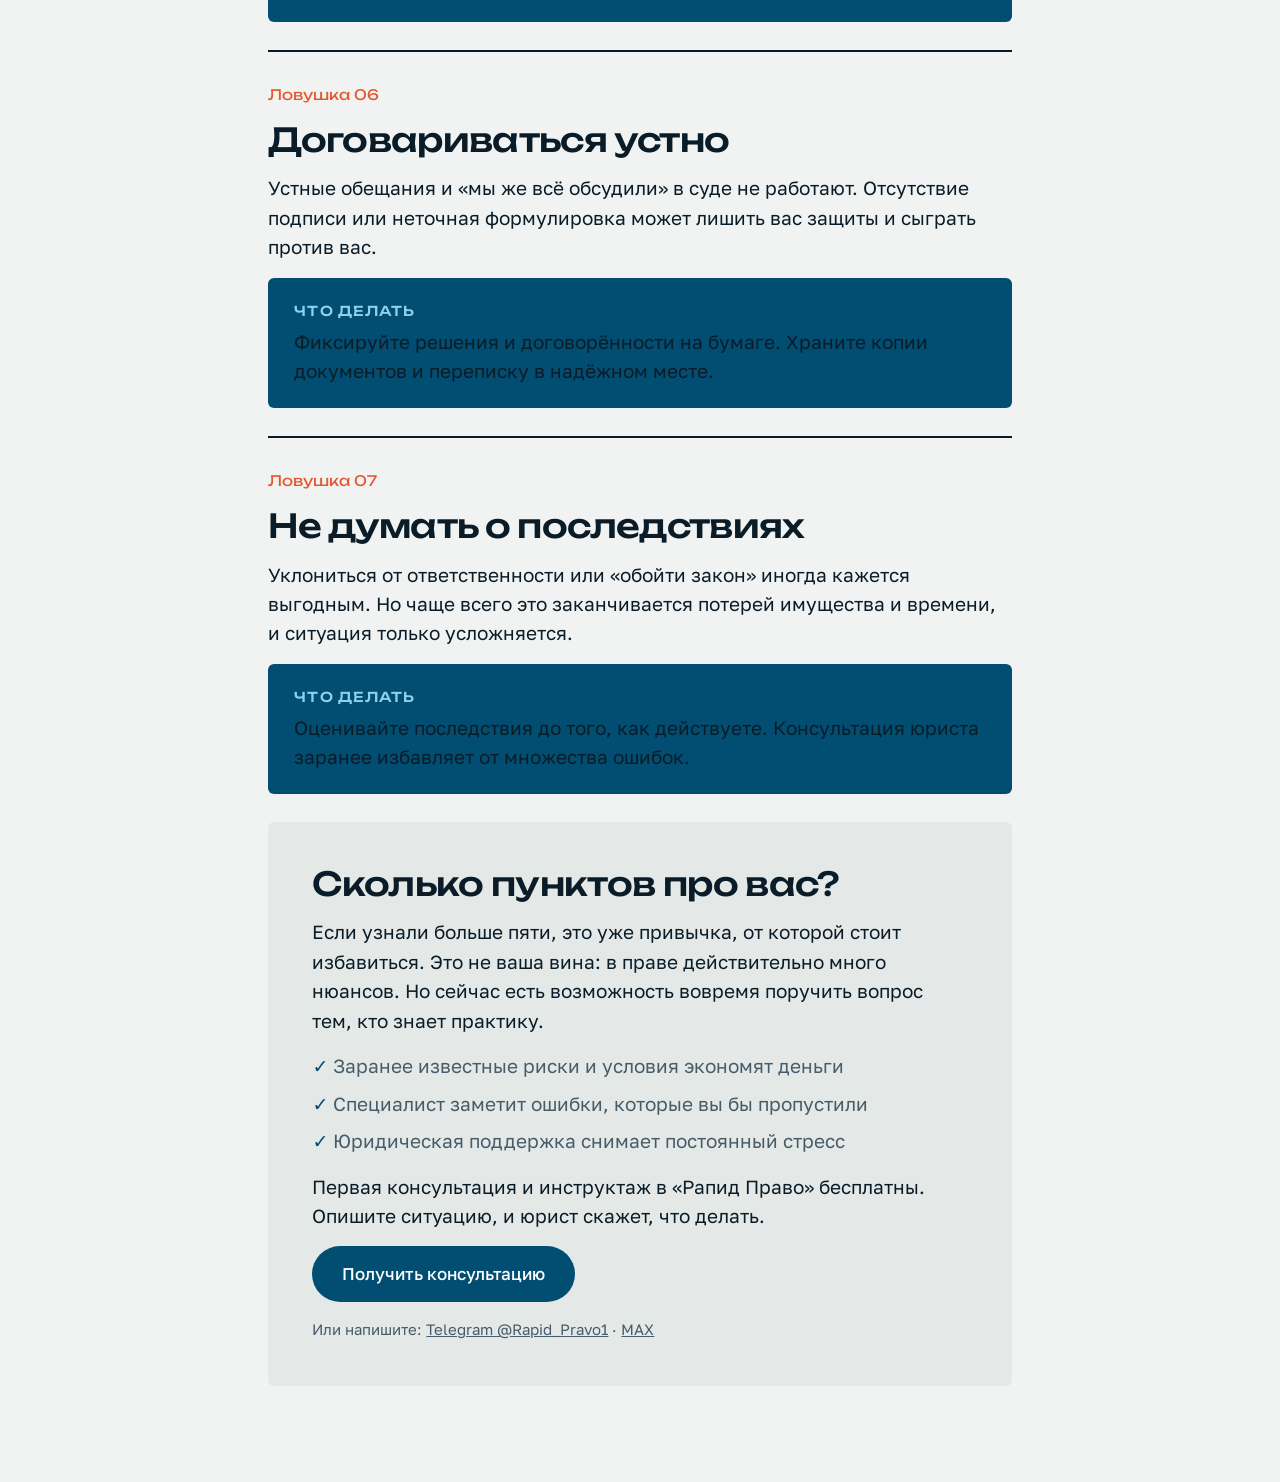
<file: guide.html>
<!DOCTYPE html>
<html lang="ru">
<head>
<meta charset="UTF-8">
<meta name="viewport" content="width=device-width, initial-scale=1">
<title>7 ловушек в юриспруденции — гайд «Рапид Право»</title>
<meta name="robots" content="noindex">
<link rel="icon" href="favicon.png">
<link rel="preconnect" href="https://fonts.googleapis.com">
<link rel="preconnect" href="https://fonts.gstatic.com" crossorigin>
<link href="https://fonts.googleapis.com/css2?family=Golos+Text:wght@400;500;600&family=Unbounded:wght@400;500&display=swap" rel="stylesheet">
<link rel="stylesheet" href="styles.css">
<style>
.g { max-width: 820px; margin-inline: auto; padding: 130px var(--m) 96px; display: grid; gap: 28px; }
.g h1 { font-size: clamp(2rem, 1.2rem + 3.4vw, 3.8rem); max-width: 16ch; text-wrap: balance; }
.g .lead { font-size: clamp(1.125rem, 1.05rem + .4vw, 1.375rem); color: var(--muted); }
.g h2 { font-size: clamp(1.4rem, 1.1rem + 1.2vw, 2.1rem); max-width: 24ch; }
.g p { color: var(--ink); }
.g .vs { display: grid; grid-template-columns: 1fr 1fr; gap: 2px; background: var(--line); border: 2px solid var(--line); }
.g .vs > div { background: var(--paper); padding: 24px; display: grid; gap: 10px; align-content: start; }
.g .vs h3 { color: var(--signal); font-size: 1rem; }
.g .vs ul { display: grid; gap: 8px; color: var(--muted); font-size: 1rem; }
.g .vs li::before { content: "— "; color: var(--signal); }
.err { display: grid; gap: 16px; padding-top: 32px; border-top: 2px solid var(--ink); counter-increment: e; }
.err__n { font-family: var(--display); color: var(--signal); font-size: .9rem; }
.sol { background: var(--petrol); color: #fff; padding: 22px 26px; border-radius: 6px; display: grid; gap: 6px; }
.sol b { font-family: var(--display); font-weight: 500; font-size: .85rem; letter-spacing: .08em; text-transform: uppercase; color: #8FD0F0; }
.end { background: var(--paper-2); padding: clamp(24px, 4vw, 44px); border-radius: 6px; display: grid; gap: 16px; justify-items: start; }
.end ul { display: grid; gap: 8px; color: var(--muted); }
.end li::before { content: "✓ "; color: var(--petrol); font-weight: 600; }
@media (max-width: 640px) { .g .vs { grid-template-columns: 1fr; } }
</style>
</head>
<body>
<header class="header scrolled"><div class="header__inner">
<a class="brand" href="index.html"><img class="brand__mark" src="favicon.png" width="44" height="44" alt=""><span class="brand__name">Рапид Право<small>юридическое бюро</small></span></a>
<a class="btn btn--small" style="margin-left:auto" href="index.html#contact"><span>Бесплатная консультация</span></a>
</div></header>

<main class="g">
  <p class="kicker">Гайд · Рапид Право</p>
  <h1>7 ловушек в юриспруденции, которые могут стоить вам денег</h1>
  <p class="lead">Как избежать распространённых ошибок и защитить свои интересы. Читается за десять минут.</p>

  <h2>Вы теряете деньги из-за юридических ошибок?</h2>
  <p>Представьте: вы пришли в суд уверенным, что с документами всё в порядке. А на деле правовая позиция оказывается слабее, чем вы думали. Потери в таких случаях бывают такими, которые не хочется себе позволять.</p>
  <p>Юристы постоянно встречают людей, которые оказались в сложной ситуации не по злому умыслу, а из-за незнания правовых тонкостей. Обычно у человека просто нет чёткого понимания, какие шаги нужно сделать заранее.</p>

  <div class="vs">
    <div><h3>Иллюзия</h3><ul><li>Юрист — это бумажная работа и представительство в суде</li><li>Я сам разберусь в нюансах закона</li><li>Потрачу на помощь совсем немного</li></ul></div>
    <div><h3>Реальность</h3><ul><li>Юридическая работа — подготовка и детальный анализ дела</li><li>Незнание тонкостей ведёт к неверным решениям</li><li>Самостоятельные разборки отнимают время, а «дешёвый» юрист обходится дороже</li></ul></div>
  </div>

  <section class="err"><span class="err__n">Ловушка 01</span><h2>Доверять только словам знакомых</h2>
    <p>Друг или знакомый хвалит юриста, который «быстро и недорого решает проблемы». Но каждое дело уникально: то, что сработало для одного человека, вам может не подойти. К тому же у юристов разная специализация, и не каждый берётся за сложные споры.</p>
    <div class="sol"><b>Что делать</b><p>Смотрите отзывы клиентов, специализацию и опыт. Рекомендация знакомого — повод проверить, а не повод поверить.</p></div></section>

  <section class="err"><span class="err__n">Ловушка 02</span><h2>Откладывать консультацию</h2>
    <p>Многие идут к юристу в последний момент, когда сроки уже упущены, а формальности не соблюдены. Хотя в суд идти сразу не обязательно: сначала нужно понять, как действовать правильно и как свести убытки к минимуму.</p>
    <div class="sol"><b>Что делать</b><p>Запишитесь на консультацию как можно раньше и попросите предварительную оценку ситуации. Чем раньше совет, тем больше шансов избежать последствий.</p></div></section>

  <section class="err"><span class="err__n">Ловушка 03</span><h2>Подписывать, не читая</h2>
    <p>Договоры и документы часто подписывают быстро, из доверия к другой стороне. Позже выясняется, что в тексте были условия, которые стоят денег, а иногда и имущества.</p>
    <div class="sol"><b>Что делать</b><p>Остановитесь перед подписью и покажите документ юристу. Не подписывайте, пока не уверены, что понимаете каждый пункт.</p></div></section>

  <section class="err"><span class="err__n">Ловушка 04</span><h2>Верить обещаниям «гарантированного результата»</h2>
    <p>Приятно услышать, что дело решится быстро и легко. Но право — сложная материя, исход зависит от доказательств, позиции суда и поведения оппонента. Тот, кто гарантирует победу заранее, либо ошибается, либо вводит вас в заблуждение.</p>
    <div class="sol"><b>Что делать</b><p>Работайте с теми, кто прямо говорит о реальных возможностях и опирается на материалы вашего дела.</p></div></section>

  <section class="err"><span class="err__n">Ловушка 05</span><h2>Выбирать юриста «обо всём»</h2>
    <p>Юридические вопросы разные: семейный спор, взыскание долга и банкротство требуют разной практики. Юрист без нужной специализации может не знать последних разъяснений судов по вашему вопросу.</p>
    <div class="sol"><b>Что делать</b><p>Выбирайте по специализации и опыту. Спросите, какие похожие дела юрист уже вёл.</p></div></section>

  <section class="err"><span class="err__n">Ловушка 06</span><h2>Договариваться устно</h2>
    <p>Устные обещания и «мы же всё обсудили» в суде не работают. Отсутствие подписи или неточная формулировка может лишить вас защиты и сыграть против вас.</p>
    <div class="sol"><b>Что делать</b><p>Фиксируйте решения и договорённости на бумаге. Храните копии документов и переписку в надёжном месте.</p></div></section>

  <section class="err"><span class="err__n">Ловушка 07</span><h2>Не думать о последствиях</h2>
    <p>Уклониться от ответственности или «обойти закон» иногда кажется выгодным. Но чаще всего это заканчивается потерей имущества и времени, и ситуация только усложняется.</p>
    <div class="sol"><b>Что делать</b><p>Оценивайте последствия до того, как действуете. Консультация юриста заранее избавляет от множества ошибок.</p></div></section>

  <section class="end">
    <h2>Сколько пунктов про вас?</h2>
    <p>Если узнали больше пяти, это уже привычка, от которой стоит избавиться. Это не ваша вина: в праве действительно много нюансов. Но сейчас есть возможность вовремя поручить вопрос тем, кто знает практику.</p>
    <ul><li>Заранее известные риски и условия экономят деньги</li><li>Специалист заметит ошибки, которые вы бы пропустили</li><li>Юридическая поддержка снимает постоянный стресс</li></ul>
    <p>Первая консультация и инструктаж в «Рапид Право» бесплатны. Опишите ситуацию, и юрист скажет, что делать.</p>
    <a class="btn magnetic" href="index.html#contact"><span>Получить консультацию</span></a>
    <p style="color:var(--muted);font-size:.9375rem">Или напишите: <a href="https://t.me/Rapid_Pravo1" target="_blank" rel="noopener">Telegram @Rapid_Pravo1</a> · <a href="https://max.ru/u/f9LHodD0cOKxPAciNHpOmM4OJd4pjcLv3Fg7uhiB1IcqzsNbcvsRrmbku6U" target="_blank" rel="noopener">MAX</a></p>
  </section>
</main>
</body>
</html>
</file>
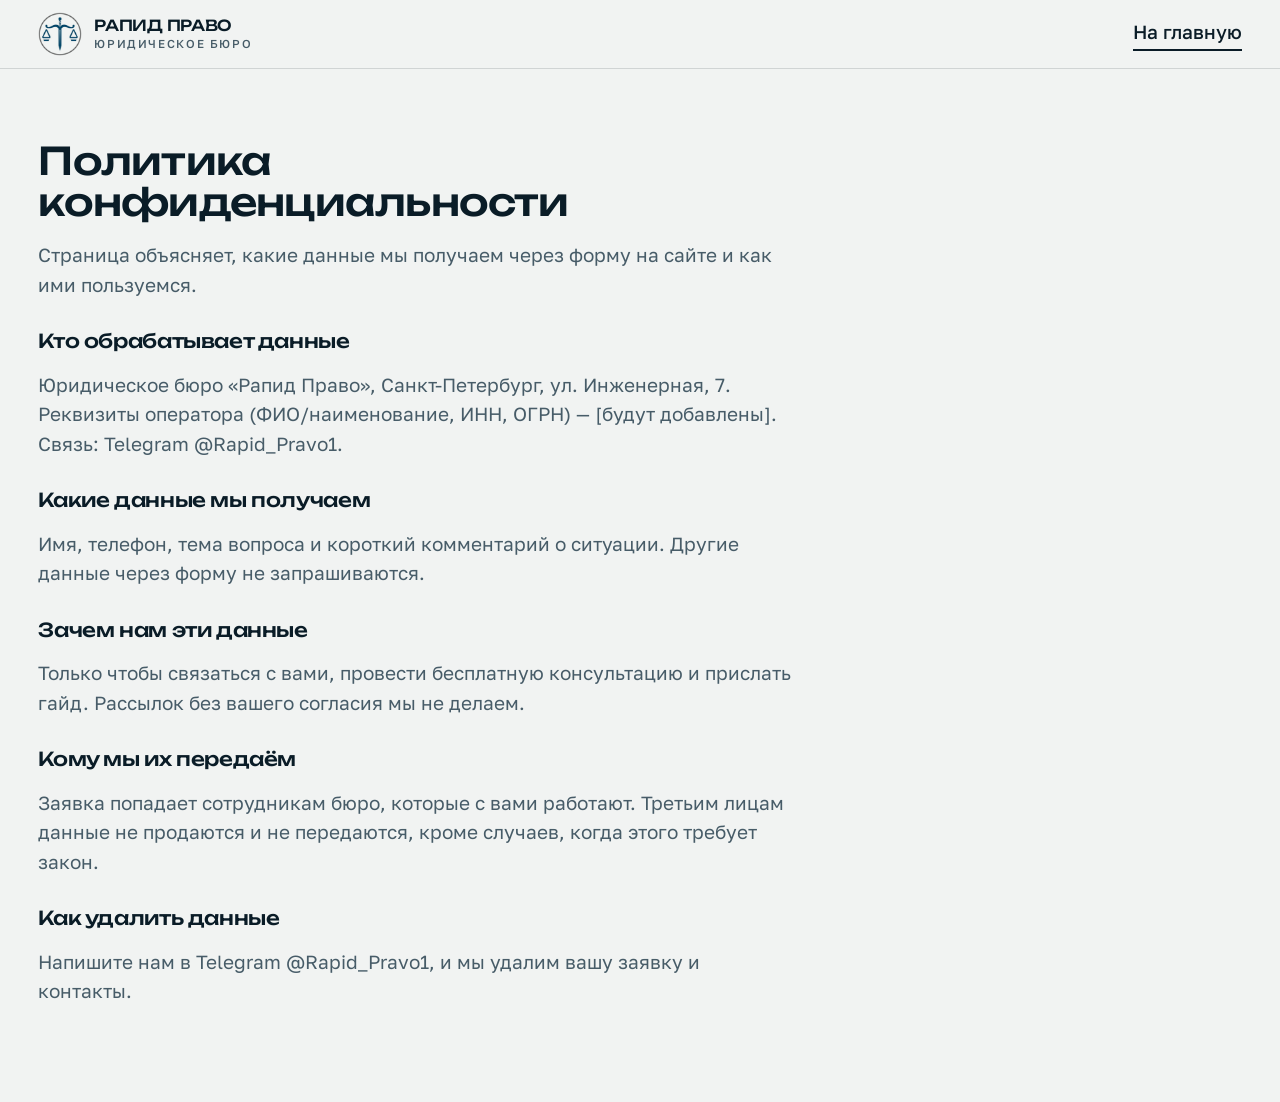
<file: privacy.html>
<!DOCTYPE html>
<html lang="ru">
<head>
<meta charset="UTF-8">
<meta name="viewport" content="width=device-width, initial-scale=1">
<title>Политика конфиденциальности — «Рапид Право»</title>
<meta name="robots" content="noindex">
<link rel="icon" href="favicon.png">
<link href="https://fonts.googleapis.com/css2?family=Golos+Text:wght@400;500;600&family=Unbounded:wght@400;500&display=swap" rel="stylesheet">
<link rel="stylesheet" href="styles.css">
<style>.doc{max-width:760px;padding:140px 0 96px;display:grid;gap:18px}.doc h1{font-size:clamp(1.8rem,1.2rem+2.4vw,3rem)}.doc h2{font-size:1.2rem;margin-top:14px}.doc p{color:var(--muted)}</style>
</head>
<body>
<header class="header scrolled"><div class="header__inner">
<a class="brand" href="index.html"><img class="brand__mark" src="favicon.png" width="44" height="44" alt=""><span class="brand__name">Рапид Право<small>юридическое бюро</small></span></a>
<a class="link-arrow" style="margin-left:auto" href="index.html">На главную</a>
</div></header>
<main class="wrap"><div class="doc">
<h1>Политика конфиденциальности</h1>
<p>Страница объясняет, какие данные мы получаем через форму на сайте и как ими пользуемся.</p>
<h2>Кто обрабатывает данные</h2>
<p>Юридическое бюро «Рапид Право», Санкт-Петербург, ул. Инженерная, 7. Реквизиты оператора (ФИО/наименование, ИНН, ОГРН) — [будут добавлены]. Связь: Telegram @Rapid_Pravo1.</p>
<h2>Какие данные мы получаем</h2>
<p>Имя, телефон, тема вопроса и короткий комментарий о ситуации. Другие данные через форму не запрашиваются.</p>
<h2>Зачем нам эти данные</h2>
<p>Только чтобы связаться с вами, провести бесплатную консультацию и прислать гайд. Рассылок без вашего согласия мы не делаем.</p>
<h2>Кому мы их передаём</h2>
<p>Заявка попадает сотрудникам бюро, которые с вами работают. Третьим лицам данные не продаются и не передаются, кроме случаев, когда этого требует закон.</p>
<h2>Как удалить данные</h2>
<p>Напишите нам в Telegram @Rapid_Pravo1, и мы удалим вашу заявку и контакты.</p>
</div></main>
</body></html>
</file>
<file: styles.css>
:root {
  --paper: #F1F3F2;
  --paper-2: #E4E9E8;
  --ink: #0A1C27;
  --muted: #475C68;
  --petrol: #024E72;
  --petrol-2: #0A6A97;
  --petrol-deep: #04384F;
  --signal: #E4572E;
  --line: rgba(10, 28, 39, .14);
  --on-dark: #EAF2F5;

  --display: 'Unbounded', 'Arial Black', sans-serif;
  --text: 'Golos Text', system-ui, -apple-system, 'Segoe UI', sans-serif;

  --m: clamp(20px, 3vw, 48px);
  --s-body: clamp(1.0625rem, 1rem + .25vw, 1.1875rem);
  --s-h2: clamp(1.75rem, 1.1rem + 2.6vw, 3.5rem);
  --s-h1: clamp(2.25rem, 1rem + 4.6vw, 5.25rem);
  --gap: clamp(88px, 11vw, 176px);
  --ease: cubic-bezier(.2, .8, .2, 1);
}

*, *::before, *::after { box-sizing: border-box; }
html { -webkit-text-size-adjust: 100%; }
body {
  margin: 0; background: var(--paper); color: var(--ink);
  font: 400 var(--s-body)/1.55 var(--text);
  -webkit-font-smoothing: antialiased; text-rendering: optimizeLegibility;
  overflow-x: hidden;
}
img { display: block; max-width: 100%; height: auto; }
h1, h2, h3, p, ul, ol, dl, dd, figure, blockquote { margin: 0; padding: 0; }
ul, ol { list-style: none; }
a { color: inherit; }
::selection { background: var(--petrol); color: #fff; }
:focus-visible { outline: 3px solid var(--signal); outline-offset: 3px; }

h1, h2, h3, .brand__name, dt, .case__n, .pillar__n, .flow__big, .calc__out b, .regl__list b {
  font-family: var(--display); font-weight: 500; letter-spacing: -.02em; line-height: 1.08;
  font-variant-numeric: lining-nums;
}
h2 { font-size: var(--s-h2); max-width: 20ch; text-wrap: balance; }
h3 { font-size: clamp(1.05rem, .95rem + .5vw, 1.35rem); }
.wrap { padding-inline: var(--m); max-width: 1480px; margin-inline: auto; width: 100%; }
.kicker { font-size: .875rem; letter-spacing: .14em; text-transform: uppercase; color: var(--petrol); font-weight: 500; }
.sec { padding-block: var(--gap); }
.sec__head { display: grid; gap: 22px; margin-bottom: clamp(40px, 6vw, 80px); }
.sec__note { color: var(--muted); max-width: 52ch; font-size: clamp(1.0625rem, 1rem + .4vw, 1.3rem); }

/* progress */
.progress { position: fixed; inset: 0 0 auto 0; height: 3px; z-index: 60; background: var(--signal); transform-origin: 0 50%; transform: scaleX(0); }

/* buttons */
.btn {
  position: relative; display: inline-flex; align-items: center; justify-content: center;
  min-height: 56px; padding: 15px 30px; border: 0; border-radius: 999px; cursor: pointer;
  background: var(--petrol); color: #fff; text-decoration: none; text-align: center;
  font: 500 1.0625rem/1.2 var(--text); overflow: hidden; isolation: isolate;
  transition: transform .35s var(--ease), background-color .25s;
}
.btn::before {
  content: ""; position: absolute; inset: 0; z-index: -1; background: var(--signal);
  transform: translateY(101%); border-radius: inherit; transition: transform .45s var(--ease);
}
.btn:hover::before, .btn:focus-visible::before { transform: translateY(0); }
.btn--small { min-height: 46px; padding: 11px 22px; font-size: .9375rem; }
.btn--wide { width: 100%; }
.btn--light { background: #fff; color: var(--petrol-deep); }
.btn--light:hover { color: #fff; }
.link-arrow { font-weight: 500; text-decoration: none; border-bottom: 2px solid var(--ink); padding-bottom: 3px; display: inline-flex; gap: 10px; }
.link-arrow i { font-style: normal; transition: transform .3s var(--ease); }
.link-arrow:hover i { transform: translateX(6px); }

/* header */
.header {
  position: fixed; inset: 0 0 auto 0; z-index: 50;
  transition: transform .45s var(--ease), background-color .3s, box-shadow .3s;
}
.header.scrolled { background: rgba(241, 243, 242, .88); backdrop-filter: blur(14px); box-shadow: 0 1px 0 var(--line); }
.header.hide { transform: translateY(-100%); }
.header__inner { display: flex; align-items: center; gap: 24px; min-width: 0; padding: 12px var(--m); max-width: 1480px; margin-inline: auto; }
.brand { display: flex; align-items: center; gap: 12px; text-decoration: none; flex-shrink: 0; }
.brand__mark { border-radius: 50%; mix-blend-mode: multiply; }
.brand__name { font-size: .95rem; display: grid; line-height: 1.1; text-transform: uppercase; }
.brand__name small { font-family: var(--text); font-size: .72rem; letter-spacing: .14em; color: var(--muted); font-weight: 500; margin-top: 3px; }
.nav { display: flex; gap: 28px; margin-left: auto; }
.nav a { white-space: nowrap; text-decoration: none; font-size: .9375rem; font-weight: 500; position: relative; padding: 6px 0; }
.nav a::after { content: ""; position: absolute; left: 0; right: 0; bottom: 0; height: 2px; background: var(--signal); transform: scaleX(0); transform-origin: 0 50%; transition: transform .35s var(--ease); }
.nav a:hover::after { transform: scaleX(1); }
.burger { display: none; margin-left: auto; min-height: 46px; padding: 0 18px; border: 1.5px solid var(--ink); border-radius: 999px; background: transparent; font: 500 .9375rem var(--text); color: var(--ink); cursor: pointer; }

/* hero */
.hero { padding: clamp(110px, 12vw, 150px) 0 clamp(56px, 7vw, 96px); position: relative; }
.hero__grid { display: grid; grid-template-columns: minmax(0, 1.25fr) minmax(0, .75fr); gap: clamp(32px, 5vw, 96px); align-items: center; }
.hero__copy { display: grid; gap: clamp(22px, 2.6vw, 36px); justify-items: start; }
.hero__title { font-size: var(--s-h1); max-width: 15ch; text-wrap: balance; }
.hero__title .ln { display: block; overflow: hidden; padding-bottom: .12em; margin-bottom: -.12em; }
.hero__title .ln > span { display: block; }
.ln--acc { color: var(--petrol); }
.hero__lead { max-width: 52ch; color: var(--muted); font-size: clamp(1.0625rem, 1rem + .4vw, 1.3rem); }
.hero__cta { display: flex; flex-wrap: wrap; align-items: center; gap: 20px 32px; }
.hero__facts { display: grid; grid-template-columns: repeat(3, auto); gap: 8px clamp(20px, 3vw, 44px); padding-top: 28px; border-top: 1px solid var(--line); width: 100%; justify-content: start; }
.hero__facts dt { font-size: clamp(1.9rem, 1.2rem + 2vw, 3rem); color: var(--ink); }
.hero__facts dd { font-size: .875rem; color: var(--muted); max-width: 18ch; margin-top: 8px; line-height: 1.35; }

.hero__visual { position: relative; width: 100%; max-width: 520px; justify-self: end; aspect-ratio: 4 / 5.4; }
.hero__block { position: absolute; inset: 7% -6% -5% 12%; background: var(--petrol); border-radius: 4px; transform-origin: 100% 100%; }
.hero__photo { position: absolute; inset: 0 8% 4% 0; overflow: hidden; border-radius: 4px; background: var(--paper-2); }
.hero__photo img { width: 100%; height: 100%; object-fit: cover; object-position: 50% 28%; transform: scale(1.12); }
.dial { position: absolute; right: -4%; bottom: 8%; width: clamp(150px, 15vw, 210px); aspect-ratio: 1; background: var(--paper); border-radius: 50%; display: grid; place-items: center; box-shadow: 0 18px 50px rgba(2, 78, 114, .28); }
.dial__svg { position: absolute; inset: 6px; width: calc(100% - 12px); height: calc(100% - 12px); transform: rotate(-90deg); }
.dial circle { fill: none; stroke-width: 7; }
.dial__track { stroke: var(--paper-2); }
.dial__seg { stroke: var(--petrol); stroke-linecap: butt; }
.dial__seg[data-seg="4"] { stroke: var(--signal); }
.dial__c { text-align: center; display: grid; gap: 4px; padding: 0 14%; }
.dial__c b { font-family: var(--display); font-weight: 500; font-size: clamp(1.9rem, 1.4rem + 1.5vw, 2.8rem); line-height: 1; }
.dial__c span { font-size: .7rem; line-height: 1.25; color: var(--muted); }

/* ticker */
.ticker { background: var(--petrol); color: var(--on-dark); overflow: hidden; padding: 18px 0; display: flex; }
.ticker__track { display: flex; flex-shrink: 0; animation: tick 38s linear infinite; }
.ticker__row { display: flex; flex-shrink: 0; }
.ticker__row span { font-family: var(--display); font-weight: 500; font-size: clamp(.95rem, .85rem + .5vw, 1.25rem); padding-inline: 28px; white-space: nowrap; display: flex; align-items: center; gap: 56px; text-transform: uppercase; letter-spacing: -.01em; }
.ticker__row span::after { content: ""; width: 10px; height: 10px; background: var(--signal); border-radius: 50%; }
@keyframes tick { to { transform: translateX(-50%); } }
.ticker:hover .ticker__track { animation-play-state: paused; }

/* regulation */
.regl { background: var(--ink); color: var(--on-dark); border-radius: 6px; padding: clamp(28px, 4vw, 56px); margin-bottom: clamp(48px, 6vw, 88px); }
.regl__label { font-size: .8125rem; letter-spacing: .14em; text-transform: uppercase; color: #8FB6C9; margin-bottom: 28px; }
.regl__list { display: grid; grid-template-columns: repeat(5, 1fr); gap: 20px; }
.regl__list li { display: grid; gap: 10px; align-content: start; padding-top: 18px; border-top: 1px solid rgba(255,255,255,.22); }
.regl__list b { font-size: clamp(1.4rem, 1rem + 1.4vw, 2.2rem); }
.regl__list li:last-child b { color: #FF8A66; }
.regl__list span { font-size: .9375rem; color: #B9CFDA; line-height: 1.4; }
.regl__bar { display: grid; grid-template-columns: 1fr 5fr 7fr 2fr 5fr; gap: 4px; height: 10px; margin-top: 34px; }
.regl__bar i { background: var(--petrol-2); border-radius: 2px; transform-origin: 0 50%; }
.regl__bar i:last-child { background: var(--signal); }

.pillars { display: grid; grid-template-columns: repeat(4, 1fr); gap: clamp(20px, 2.4vw, 36px); }
.pillar { display: grid; gap: 14px; align-content: start; padding-top: 22px; border-top: 2px solid var(--ink); }
.pillar__n { color: var(--signal); font-size: .9rem; }
.pillar p { color: var(--muted); font-size: 1rem; }

/* cases */
.cases { background: var(--paper-2); }
.cases__grid { display: grid; grid-template-columns: repeat(3, 1fr); gap: 2px; background: var(--line); border: 2px solid var(--line); }
.case { position: relative; background: var(--paper); padding: clamp(24px, 2.6vw, 40px); display: grid; gap: 18px; align-content: start; overflow: hidden; transition: background-color .35s; --mx: 50%; --my: 50%; }
.case::before { content: ""; position: absolute; inset: 0; background: radial-gradient(420px circle at var(--mx) var(--my), rgba(2, 78, 114, .13), transparent 60%); opacity: 0; transition: opacity .35s; pointer-events: none; }
.case:hover::before { opacity: 1; }
.case__top { display: flex; gap: 16px; align-items: baseline; }
.case__n { color: var(--signal); font-size: .9rem; }
.case__say { font-family: var(--display); font-weight: 400; font-size: clamp(1.1rem, 1rem + .5vw, 1.4rem); line-height: 1.25; color: var(--petrol); letter-spacing: -.015em; }
.case__what { color: var(--muted); font-size: 1rem; }
.case--feat { background: var(--petrol); color: var(--on-dark); }
.case--feat .case__say { color: #fff; }
.case--feat .case__what { color: #B9D3E1; }
.case--feat .case__n { color: #FF8A66; }
.case__price { display: flex; flex-wrap: wrap; align-items: baseline; gap: 6px 14px; margin-top: 6px; padding-top: 18px; border-top: 1px solid rgba(255,255,255,.28); }
.case__price b { font-family: var(--display); font-weight: 500; font-size: clamp(1.5rem, 1.2rem + 1.2vw, 2.1rem); }
.case__price span { font-size: .875rem; color: #B9D3E1; }

/* flow */
.flow { position: relative; height: 420vh; background: var(--paper); }
.flow__pin { position: sticky; top: 0; height: 100vh; display: flex; align-items: center; overflow: hidden; }
.flow__grid { display: grid; grid-template-columns: minmax(0, .9fr) minmax(0, 1.1fr); gap: clamp(32px, 6vw, 120px); align-items: center; }
.flow__left { display: grid; gap: 22px; align-content: center; }
.flow__big { display: flex; align-items: baseline; gap: 8px; font-size: clamp(5rem, 3rem + 9vw, 11rem); line-height: .9; color: var(--petrol); margin-top: 8px; }
.flow__big i { font-style: normal; font-size: .28em; color: var(--muted); }
.flow__line { height: 4px; background: var(--paper-2); border-radius: 2px; max-width: 360px; }
.flow__line i { display: block; height: 100%; width: 100%; background: var(--signal); transform-origin: 0 50%; transform: scaleX(.2); border-radius: 2px; }
.flow__steps { display: grid; gap: 4px; }
.fstep { padding: 20px 0 20px 26px; border-left: 3px solid var(--line); transition: border-color .4s, opacity .4s; opacity: .38; }
.fstep h3 { transition: color .4s; }
.fstep p { color: var(--muted); max-width: 46ch; display: grid; grid-template-rows: 0fr; transition: grid-template-rows .5s var(--ease), margin .5s var(--ease); }
.fstep p span { overflow: hidden; }
.fstep.is-on { opacity: 1; border-color: var(--signal); }
.fstep.is-on h3 { color: var(--petrol); }
.fstep.is-on p { grid-template-rows: 1fr; margin-top: 10px; }
.fstep.is-past { opacity: .6; border-color: var(--petrol); }

/* income */
.income { background: var(--petrol-deep); color: var(--on-dark); position: relative; overflow: hidden; }
.income::before { content: ""; position: absolute; width: 90vmax; height: 90vmax; left: 50%; top: 50%; border-radius: 50%; background: var(--petrol); transform: translate(-50%, -50%) scale(var(--flood, 0)); opacity: .55; pointer-events: none; }
.income__grid { position: relative; display: grid; grid-template-columns: minmax(0, .9fr) minmax(0, 1.1fr); gap: clamp(32px, 6vw, 110px); align-items: start; }
.income .kicker { color: #8FD0F0; }
.income h2 { margin-top: 18px; }
.income__copy { display: grid; gap: 22px; }
.income__txt { color: #C5DCE8; max-width: 44ch; margin-top: 6px; }
.income__fine { font-size: .875rem; color: #8FB6C9; max-width: 44ch; }
.calc { background: var(--paper); color: var(--ink); border-radius: 6px; padding: clamp(24px, 3.4vw, 48px); display: grid; gap: 28px; }
.calc__row { display: grid; gap: 14px; }
.calc__lbl { display: flex; justify-content: space-between; align-items: baseline; font-weight: 500; }
.calc__lbl b { font-family: var(--display); font-size: 2rem; color: var(--petrol); font-weight: 500; }
.calc input[type=range] { -webkit-appearance: none; appearance: none; width: 100%; height: 6px; border-radius: 3px; background: linear-gradient(to right, var(--petrol) var(--fill, 16%), var(--paper-2) var(--fill, 16%)); cursor: pointer; }
.calc input[type=range]::-webkit-slider-thumb { -webkit-appearance: none; width: 28px; height: 28px; border-radius: 50%; background: var(--signal); border: 4px solid var(--paper); box-shadow: 0 0 0 1.5px var(--signal), 0 4px 12px rgba(0,0,0,.25); transition: transform .2s; }
.calc input[type=range]::-webkit-slider-thumb:hover { transform: scale(1.15); }
.calc input[type=range]::-moz-range-thumb { width: 22px; height: 22px; border-radius: 50%; background: var(--signal); border: 4px solid var(--paper); }
.calc__scale { display: flex; justify-content: space-between; font-size: .8125rem; color: var(--muted); }
.calc__scale i { font-style: normal; }
.calc__two { display: grid; grid-template-columns: 1fr 1fr; gap: 16px; }
.calc__field { display: grid; gap: 8px; font-size: .875rem; color: var(--muted); }
.calc__field input { min-height: 54px; padding: 0 16px; border: 1.5px solid var(--line); border-radius: 6px; background: #fff; font: 500 1.125rem var(--text); color: var(--ink); width: 100%; }
.calc__field input:focus { border-color: var(--petrol); outline: none; box-shadow: 0 0 0 3px rgba(2,78,114,.18); }
.calc__out { display: grid; gap: 6px; padding: 24px; background: var(--petrol); color: #fff; border-radius: 6px; }
.calc__out p { font-size: .875rem; color: #B9D3E1; }
.calc__out > b { font-size: clamp(2rem, 1.2rem + 3vw, 3.6rem); line-height: 1; word-break: break-word; }
.calc__year { display: flex; gap: 12px; align-items: baseline; color: #B9D3E1; font-size: .9375rem; margin-top: 4px; }
.calc__year b { font-family: var(--display); font-weight: 500; color: #fff; font-size: 1.15rem; }
.calc__goal { height: 8px; border-radius: 4px; background: rgba(255,255,255,.2); margin-top: 14px; overflow: hidden; }
.calc__goal i { display: block; height: 100%; width: 100%; background: var(--signal); transform-origin: 0 50%; transform: scaleX(0); transition: transform .5s var(--ease); }
.calc__goaltxt { margin-top: 4px; }

/* community */
.comm__grid { display: grid; grid-template-columns: minmax(0, 1fr) minmax(0, 1fr); gap: clamp(32px, 6vw, 110px); align-items: center; }
.comm__fig { overflow: hidden; border-radius: 6px; }
.comm__fig img { width: 100%; aspect-ratio: 4 / 3.4; object-fit: cover; transition: transform 1.2s var(--ease); }
.comm__fig:hover img { transform: scale(1.04); }
.comm__copy { display: grid; gap: 24px; justify-items: start; }
.comm__copy > p { color: var(--muted); max-width: 48ch; }
.comm__list { display: grid; grid-template-columns: 1fr 1fr; gap: 24px; width: 100%; padding-block: 24px; border-block: 1px solid var(--line); }
.comm__list li { display: grid; gap: 8px; }
.comm__list b { font-family: var(--display); font-weight: 500; font-size: clamp(2rem, 1.4rem + 2vw, 3.2rem); color: var(--petrol); line-height: 1; }
.comm__list span { font-size: .9375rem; color: var(--muted); }
.comm__addr { font-weight: 500; }

/* reviews */
.reviews { background: var(--paper-2); }
.reviews__grid { display: grid; grid-template-columns: repeat(3, 1fr); gap: clamp(16px, 2vw, 28px); }
.rev { background: var(--paper); padding: clamp(24px, 2.6vw, 38px); border-radius: 6px; display: grid; gap: 28px; align-content: space-between; position: relative; }
.rev::before { content: "“"; font-family: var(--display); font-size: 5rem; line-height: .6; color: var(--signal); height: 28px; }
.rev p { font-size: 1.0625rem; }
.rev footer { display: grid; gap: 4px; border-top: 1px solid var(--line); padding-top: 18px; }
.rev footer span { color: var(--muted); font-size: .9rem; }

/* faq */
.faq__grid { display: grid; grid-template-columns: minmax(0, .8fr) minmax(0, 1.2fr); gap: clamp(32px, 6vw, 110px); align-items: start; }
.faq h2 { position: sticky; top: 110px; }
.faq details { border-top: 1px solid var(--line); }
.faq details:last-child { border-bottom: 1px solid var(--line); }
.faq summary { list-style: none; cursor: pointer; padding: 24px 56px 24px 0; font-weight: 500; font-size: clamp(1.0625rem, 1rem + .35vw, 1.3rem); position: relative; }
.faq summary::-webkit-details-marker { display: none; }
.faq summary::before, .faq summary::after { content: ""; position: absolute; right: 8px; top: 50%; width: 20px; height: 2px; background: var(--petrol); transition: transform .4s var(--ease); }
.faq summary::after { transform: rotate(90deg); }
.faq details[open] summary::after { transform: rotate(0); }
.faq .ans { display: grid; grid-template-rows: 0fr; transition: grid-template-rows .45s var(--ease); }
.faq .ans > p { overflow: hidden; color: var(--muted); max-width: 58ch; }
.faq details[open] .ans { grid-template-rows: 1fr; }
.faq details[open] .ans > p { padding-bottom: 26px; }

/* contact */
.contact { background: var(--petrol); color: var(--on-dark); padding-block: var(--gap); }
.contact__grid { display: grid; grid-template-columns: minmax(0, 1fr) minmax(0, 1fr); gap: clamp(32px, 6vw, 110px); align-items: start; }
.contact__copy { display: grid; gap: 26px; }
.contact__copy > p { color: #C5DCE8; max-width: 44ch; }
.contact h2 { color: #fff; }
.contact__links { display: grid; gap: 0; margin-top: 10px; }
.contact__links a { display: flex; justify-content: space-between; gap: 16px; padding: 20px 0; border-top: 1px solid rgba(255,255,255,.25); text-decoration: none; transition: padding .35s var(--ease), color .25s; }
.contact__links li:last-child a { border-bottom: 1px solid rgba(255,255,255,.25); }
.contact__links a:hover { padding-left: 14px; color: #FF9B7A; }
.contact__links b { font-family: var(--display); font-weight: 500; }
.contact__links span { color: #B9D3E1; }
.form { background: var(--paper); color: var(--ink); border-radius: 6px; padding: clamp(24px, 3.4vw, 48px); display: grid; gap: 20px; }
.fld { display: grid; gap: 8px; font-size: .875rem; color: var(--muted); font-weight: 500; }
.fld input, .fld select { min-height: 56px; padding: 0 16px; border: 1.5px solid var(--line); border-radius: 6px; background: #fff; font: 400 1.0625rem var(--text); color: var(--ink); width: 100%; transition: border-color .25s, box-shadow .25s; }
.fld input:focus, .fld select:focus { border-color: var(--petrol); outline: none; box-shadow: 0 0 0 3px rgba(2,78,114,.18); }
.check { display: flex; gap: 12px; align-items: flex-start; font-size: .875rem; color: var(--muted); }
.check input { margin-top: 3px; width: 20px; height: 20px; accent-color: var(--petrol); flex-shrink: 0; }
.form__msg { min-height: 1.4em; font-size: .9375rem; font-weight: 500; }
.form__msg.ok { color: #1D7A46; }
.form__msg.err { color: #B53A1C; }

/* footer */
.footer { background: var(--petrol-deep); color: #B9D3E1; padding: 56px 0 40px; }
.footer__inner { display: grid; grid-template-columns: auto 1fr 1fr; gap: 28px clamp(32px, 6vw, 96px); align-items: start; }
.footer__logo { width: 150px; height: auto; }
.footer__col { display: grid; gap: 8px; font-size: .9375rem; align-content: start; }
.footer__col a { text-decoration: none; }
.footer__col a:hover { color: #fff; text-decoration: underline; }
.footer__copy { grid-column: 1 / -1; font-size: .8125rem; color: #7FA3B6; padding-top: 24px; border-top: 1px solid rgba(255,255,255,.15); }

/* reveal (только с JS и без reduce-motion) */
.js .reveal { opacity: 0; transform: translateY(34px); transition: opacity .9s var(--ease), transform .9s var(--ease); transition-delay: var(--dl, 0s); }
.js .reveal.is-visible { opacity: 1; transform: none; }
.js .hero__title .ln > span { transform: translateY(105%); transition: transform 1.1s var(--ease); transition-delay: calc(var(--i, 0) * .12s + .1s); }
.js .is-loaded .hero__title .ln > span { transform: none; }
.js .hero .kicker, .js .hero__lead, .js .hero__cta, .js .hero__facts { opacity: 0; transform: translateY(20px); transition: opacity .9s var(--ease), transform .9s var(--ease); }
.js .is-loaded .kicker, .js .is-loaded .hero__lead, .js .is-loaded .hero__cta, .js .is-loaded .hero__facts { opacity: 1; transform: none; }
.js .is-loaded .hero__lead { transition-delay: .55s; } .js .is-loaded .hero__cta { transition-delay: .7s; } .js .is-loaded .hero__facts { transition-delay: .85s; }
.js .hero__block { transform: scaleY(0); transition: transform 1.2s var(--ease) .2s; }
.js .is-loaded .hero__block { transform: none; }
.js .hero__photo { clip-path: inset(0 0 100% 0); transition: clip-path 1.3s var(--ease) .4s; }
.js .is-loaded .hero__photo { clip-path: inset(0); }
.js .dial { opacity: 0; transform: scale(.6) rotate(-30deg); transition: opacity .8s var(--ease) 1s, transform 1s var(--ease) 1s; }
.js .is-loaded .dial { opacity: 1; transform: none; }
.js .regl__bar i { transform: scaleX(0); transition: transform .8s var(--ease); }
.js .regl.is-visible .regl__bar i { transform: scaleX(1); }
.js .regl.is-visible .regl__bar i:nth-child(2) { transition-delay: .25s; } .js .regl.is-visible .regl__bar i:nth-child(3) { transition-delay: .5s; } .js .regl.is-visible .regl__bar i:nth-child(4) { transition-delay: .75s; } .js .regl.is-visible .regl__bar i:nth-child(5) { transition-delay: 1s; }

@media (prefers-reduced-motion: reduce) {
  .ticker__track { animation: none; }
}

/* breakpoints */
@media (max-width: 1180px) { .nav { gap: 20px; } .nav a { font-size: .875rem; } }
@media (max-width: 1100px) {
  .nav { display: none; position: absolute; top: 100%; left: 0; right: 0; flex-direction: column; gap: 0; background: var(--paper); padding: 8px var(--m) 20px; box-shadow: 0 20px 40px rgba(10,28,39,.12); }
  .nav.is-open { display: flex; }
  .nav a { padding: 16px 0; border-bottom: 1px solid var(--line); font-size: 1.0625rem; }
  .burger { display: block; margin-left: auto; }
  .btn--small { margin-left: 0; }
  .header__inner { gap: 14px; }
}
@media (max-width: 900px) {
  .hero__grid, .income__grid, .comm__grid, .faq__grid, .contact__grid { grid-template-columns: 1fr; }
  .hero__visual { justify-self: center; max-width: 440px; margin-top: 12px; margin-right: 4%; }
  .hero__facts { grid-template-columns: repeat(3, 1fr); }
  .regl__list { grid-template-columns: 1fr 1fr; }
  .pillars { grid-template-columns: 1fr 1fr; }
  .cases__grid { grid-template-columns: 1fr 1fr; }
  .reviews__grid { grid-template-columns: 1fr; }
  .faq h2 { position: static; }
  .flow { height: auto; }
  .flow__pin { position: static; height: auto; padding-block: var(--gap); }
  .flow__grid { grid-template-columns: 1fr; }
  .flow__big, .flow__line { display: none; }
  .fstep { opacity: 1; border-color: var(--petrol); }
  .fstep p { grid-template-rows: 1fr; margin-top: 10px; }
  .footer__inner { grid-template-columns: 1fr 1fr; }
  .footer__logo { grid-column: 1 / -1; }
}
@media (max-width: 640px) {
  .pillars, .cases__grid { grid-template-columns: 1fr; }
  .hero__facts { grid-template-columns: 1fr 1fr 1fr; gap: 8px 14px; }
  .hero__facts dd { font-size: .78rem; }
  .dial { right: -2%; }
  .calc__two { grid-template-columns: 1fr; }
  .comm__list { grid-template-columns: 1fr; }
  .footer__inner { grid-template-columns: 1fr; }
}
@media (max-width: 560px) { .header .btn--small { display: none; } }
@media (max-width: 380px) { .brand__name small { display: none; } }
.still *, .still *::before, .still *::after { transition-duration: 0s !important; transition-delay: 0s !important; }

/* ---- лид-магнит ---- */
.traps { background: var(--paper); padding-block: var(--gap); }
.traps__grid { display: grid; grid-template-columns: minmax(0, .9fr) minmax(0, 1.1fr); gap: clamp(32px, 6vw, 110px); align-items: start; }
.traps__copy { display: grid; gap: 22px; position: sticky; top: 110px; }
.traps__copy h2 { max-width: 14ch; }
.traps__txt { color: var(--muted); max-width: 42ch; }
.traps__score { display: flex; flex-wrap: wrap; align-items: baseline; gap: 4px 12px; margin-top: 6px; }
.traps__score b { font-family: var(--display); font-weight: 500; font-size: clamp(4rem, 2.6rem + 6vw, 8rem); line-height: .9; color: var(--petrol); transition: color .4s; }
.traps__score span { font-family: var(--display); color: var(--muted); font-size: 1.4rem; }
.traps__score p { flex-basis: 100%; font-weight: 500; min-height: 3.1em; max-width: 36ch; }
.traps__score.is-hot b { color: var(--signal); }
.traps__meter { height: 6px; background: var(--paper-2); border-radius: 3px; overflow: hidden; max-width: 360px; }
.traps__meter i { display: block; height: 100%; background: var(--petrol); transform-origin: 0 50%; transform: scaleX(0); transition: transform .5s var(--ease), background-color .4s; }
.traps__score.is-hot ~ .traps__meter i { background: var(--signal); }
.traps__right { display: grid; gap: 28px; }
.traplist { display: grid; }
.traplist li { border-top: 1px solid var(--line); }
.traplist li:last-child { border-bottom: 1px solid var(--line); }
.traplist label { display: grid; grid-template-columns: auto 1fr auto; align-items: center; gap: 18px; padding: 20px 4px; cursor: pointer; transition: padding .35s var(--ease), background-color .3s; }
.traplist label:hover { padding-left: 14px; }
.traplist input { position: absolute; opacity: 0; pointer-events: none; }
.traplist__n { font-family: var(--display); font-size: .85rem; color: var(--signal); }
.traplist__t { font-weight: 500; font-size: clamp(1.0625rem, 1rem + .3vw, 1.25rem); line-height: 1.3; transition: color .3s; }
.traplist label::after { content: ""; width: 28px; height: 28px; border: 2px solid var(--ink); border-radius: 50%; background: transparent center / 14px no-repeat; transition: background-color .3s, border-color .3s, transform .4s var(--ease); }
.traplist input:checked ~ .traplist__t { color: var(--petrol); }
.traplist label:has(input:checked)::after { background-color: var(--petrol); border-color: var(--petrol); background-image: url("data:image/svg+xml,%3Csvg xmlns='http://www.w3.org/2000/svg' viewBox='0 0 14 14'%3E%3Cpath d='M2 7.5l3.2 3L12 3.5' fill='none' stroke='white' stroke-width='2.2' stroke-linecap='round' stroke-linejoin='round'/%3E%3C/svg%3E"); transform: scale(1.08); }
.traplist label:has(input:focus-visible) { outline: 3px solid var(--signal); outline-offset: 2px; }
.magnet { background: var(--petrol); color: var(--on-dark); border-radius: 6px; padding: clamp(22px, 3vw, 38px); display: grid; gap: 16px; }
.magnet__t { font-weight: 500; font-size: 1.125rem; max-width: 46ch; }
.magnet__row { display: grid; grid-template-columns: 1fr 1fr; gap: 12px; }
.magnet input[type=text], .magnet input[type=tel] { min-height: 56px; padding: 0 16px; border: 1.5px solid transparent; border-radius: 6px; background: #fff; font: 400 1.0625rem var(--text); color: var(--ink); width: 100%; }
.magnet input:focus { outline: none; border-color: var(--signal); }
.magnet .check { color: #B9D3E1; }
.magnet .check a { color: #fff; }
.magnet .check input { accent-color: var(--signal); }
.magnet .btn { background: #fff; color: var(--petrol-deep); }
.magnet .btn:hover { color: #fff; }
.magnet .form__msg.ok { color: #9BE3B5; }
.magnet .form__msg.err { color: #FFB199; }
.magnet__open { justify-self: start; color: #fff; font-weight: 500; font-size: 1.125rem; text-decoration: none; border-bottom: 2px solid var(--signal); padding-bottom: 3px; }
.magnet__open[hidden] { display: none; }

/* стоимость */
.priceblock__l { font-size: .875rem; letter-spacing: .12em; text-transform: uppercase; color: var(--muted); font-weight: 500; }
.priceblock__n { font-family: var(--display); font-weight: 500; font-size: clamp(2rem, 1.2rem + 3.6vw, 3.8rem); line-height: 1.05; color: var(--petrol); letter-spacing: -.03em; }
.priceblock__d { color: var(--muted); }
.priceblock__list { display: grid; gap: 0; }
.priceblock__list li { padding: 14px 0 14px 34px; border-top: 1px solid var(--line); position: relative; font-weight: 500; }
.priceblock__list li::before { content: ""; position: absolute; left: 4px; top: 50%; width: 14px; height: 8px; border-left: 2.5px solid var(--signal); border-bottom: 2.5px solid var(--signal); transform: translateY(-65%) rotate(-45deg); }
.priceblock__f { font-size: .9375rem; color: var(--muted); }

@media (max-width: 900px) {
  .traps__grid { grid-template-columns: 1fr; }
  .traps__copy { position: static; }
}
@media (max-width: 640px) {
  .magnet__row { grid-template-columns: 1fr; }
}
</file>
